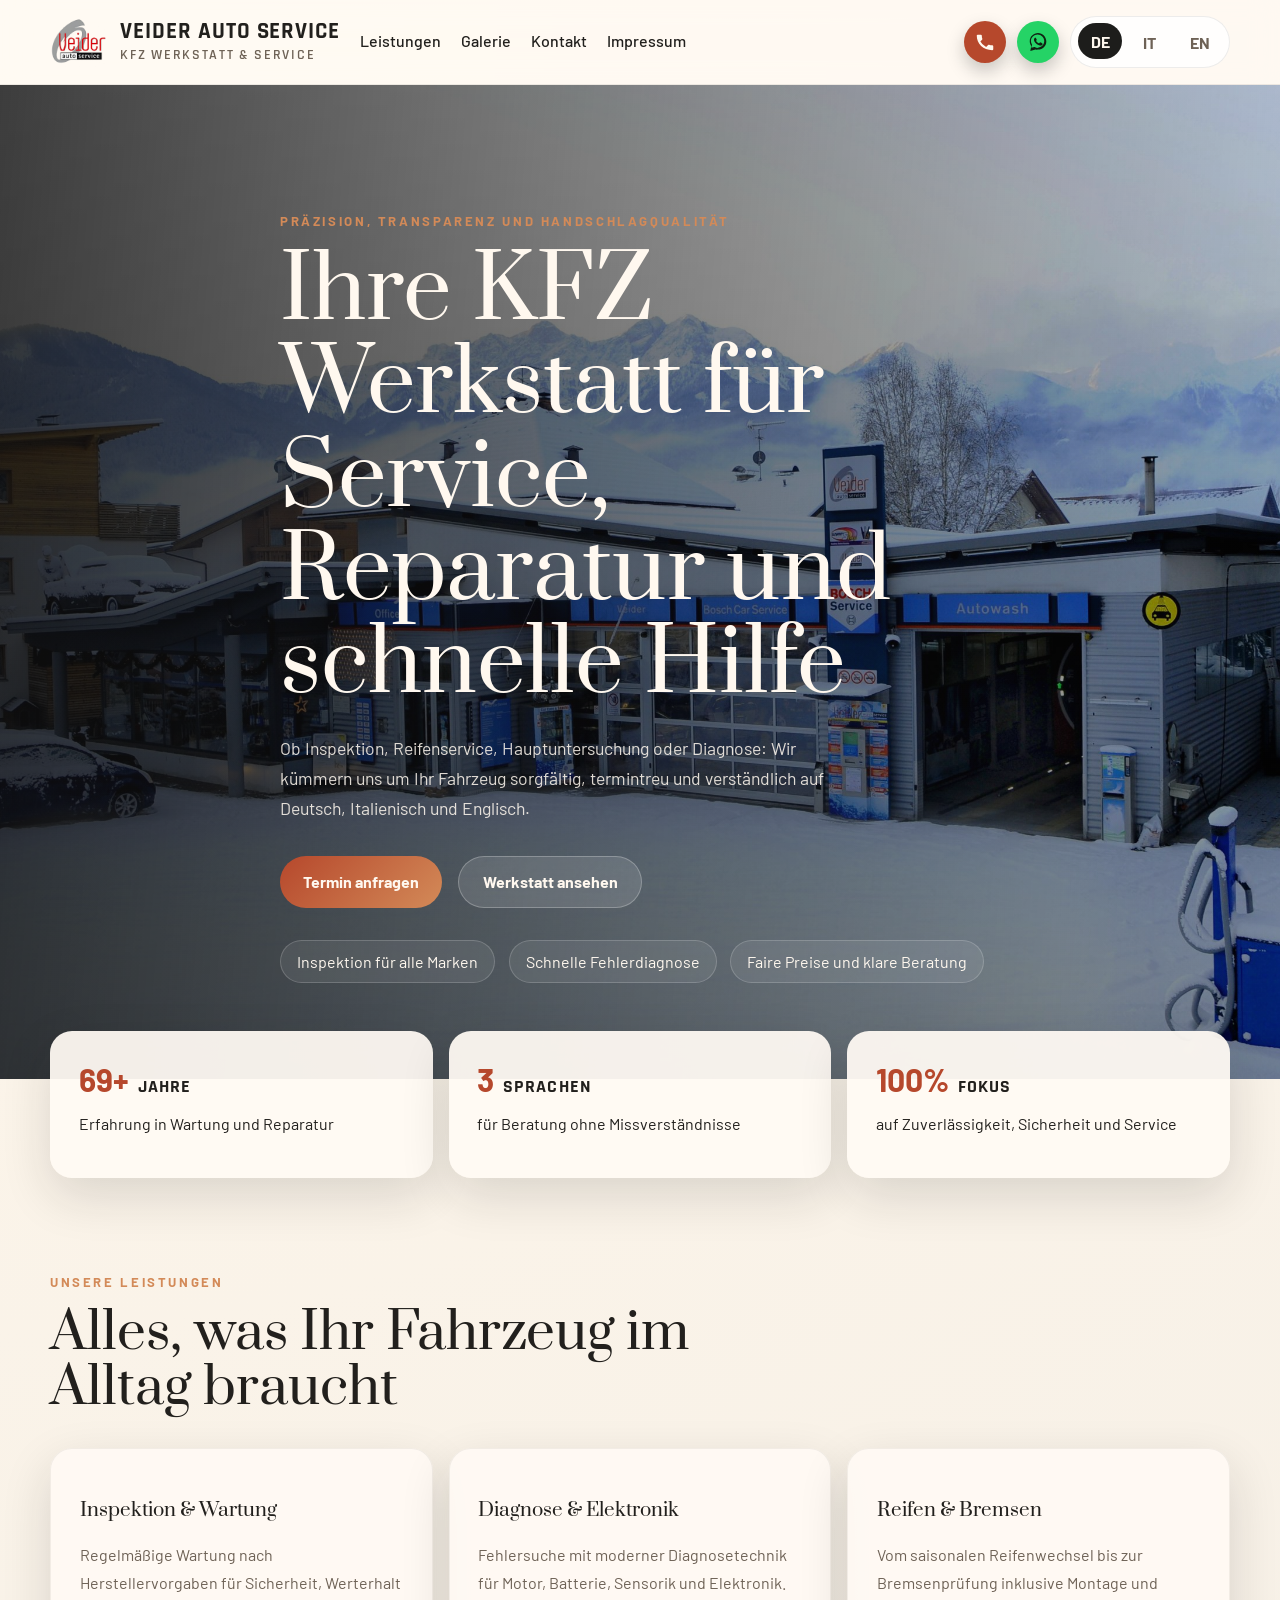
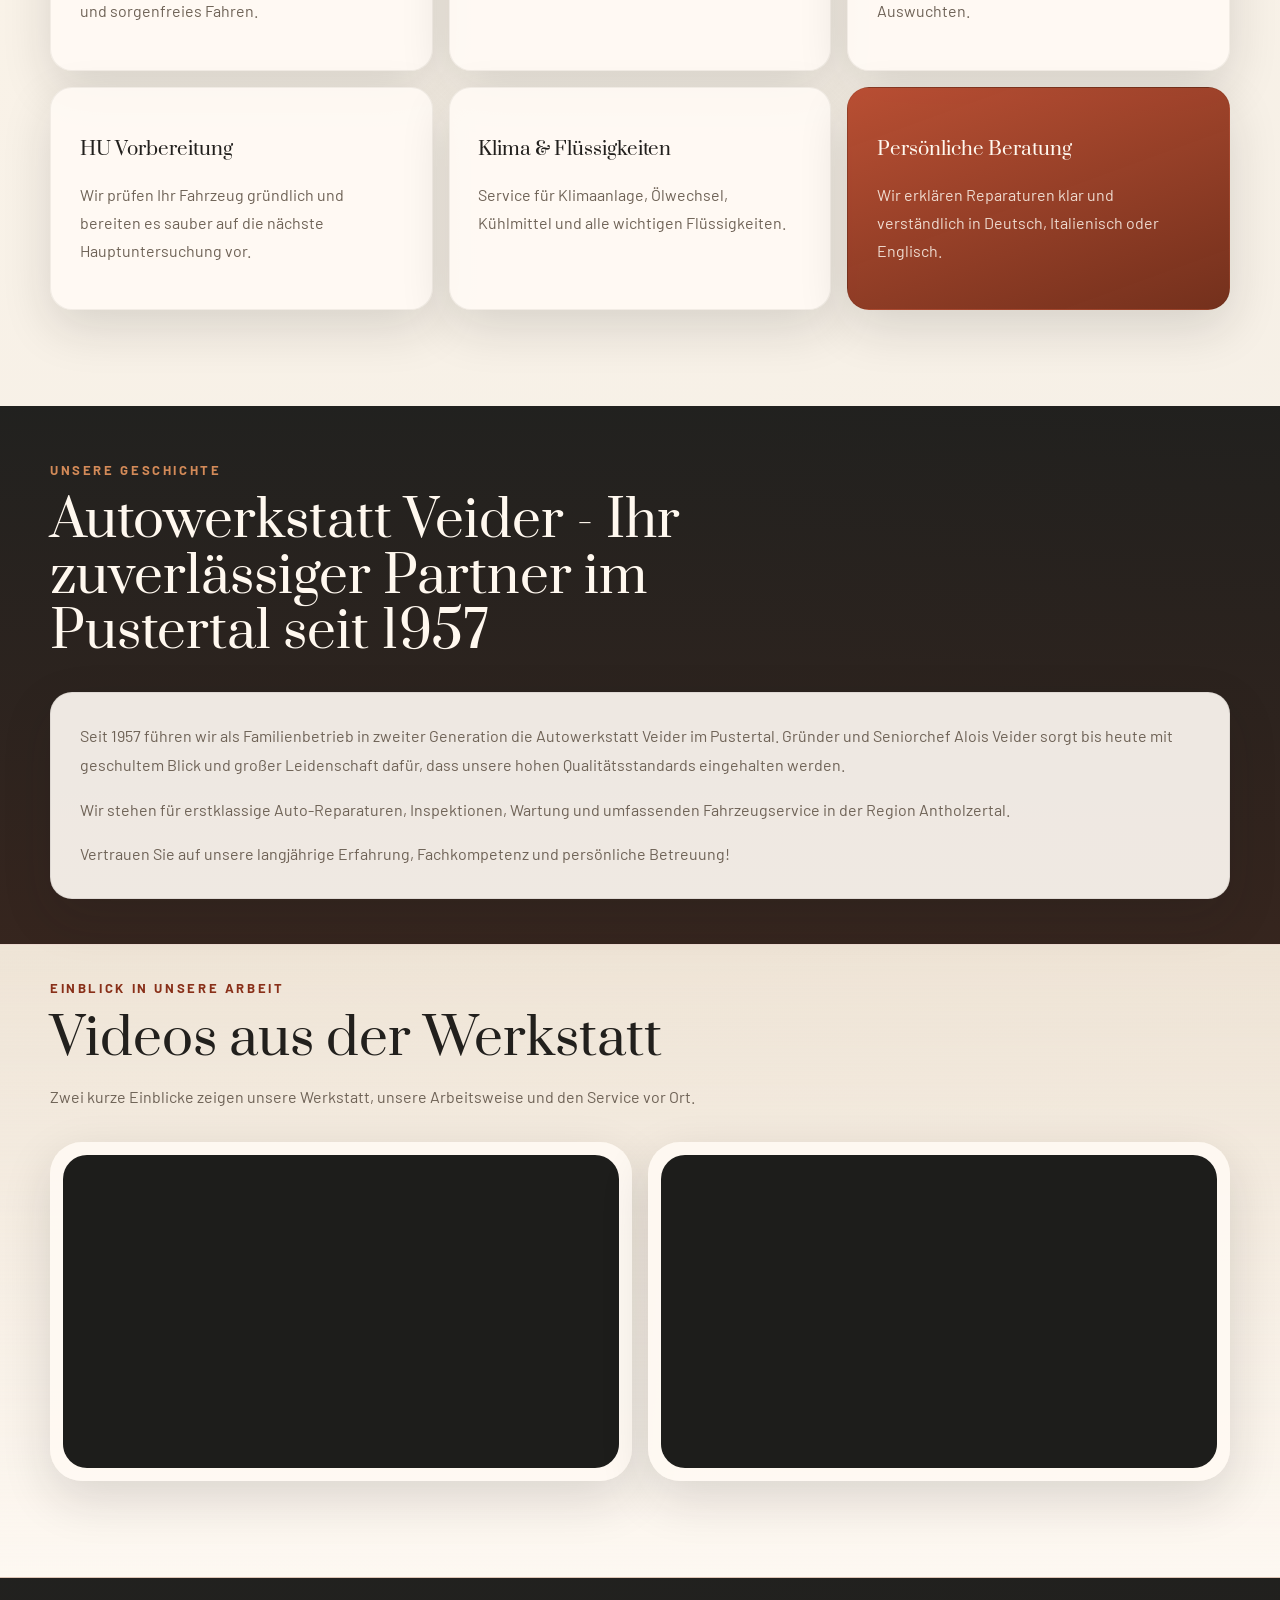
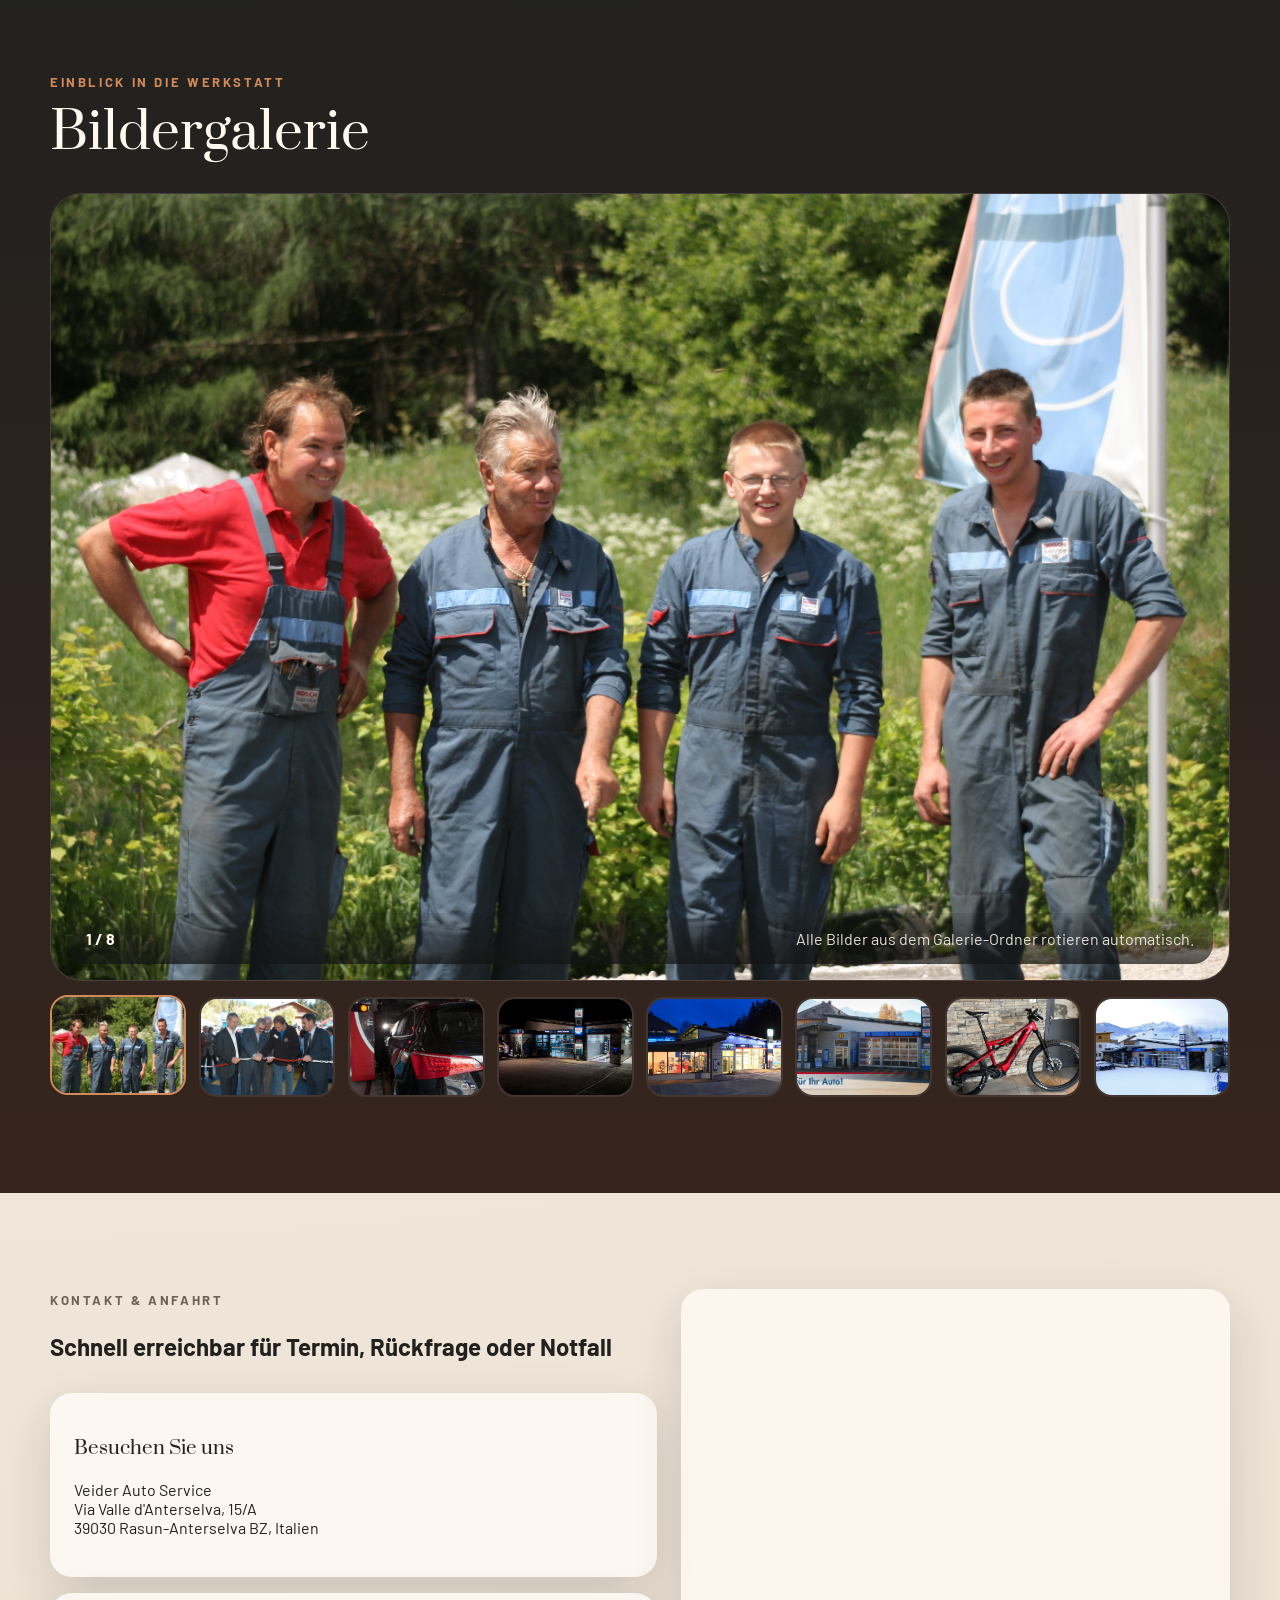
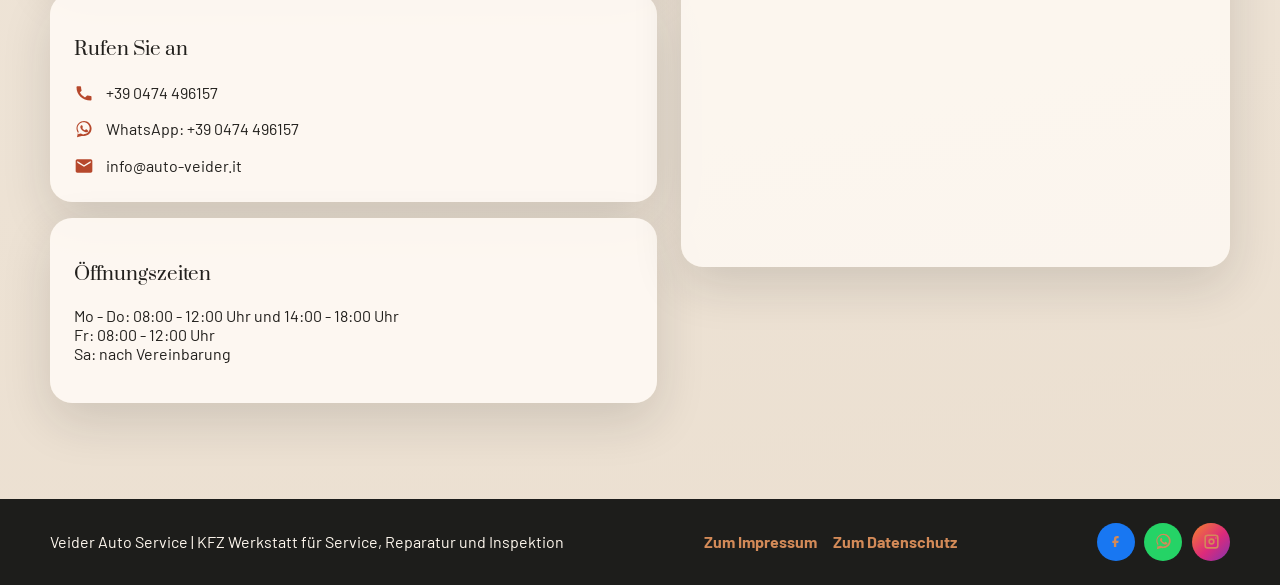
<file: index.html>
<!DOCTYPE html>
<html lang="de">
<head>
    <meta charset="UTF-8">
    <meta name="viewport" content="width=device-width, initial-scale=1.0">
    <title>Auto Service Veider</title>
    <meta name="description" content="Auto Veider: KFZ Werkstatt in Rasun-Anterselva / Bruneck. Reparationen, Inspektion, Reifenservice, Getriebespülung, Diagnose. Mechaniker in der Nähe mit deutschem, italienischem und englischem Service.">
    <meta name="keywords" content="auto veider, KFZ werkstatt rasun-anterselva, autoersatzteile, getriebespülung, kfz werkstatt in der nähe, meccanico brunico, mechaniclker bruneck, schneeketten, auto reparatur, fahrzeugwartung">
    <meta name="robots" content="index, follow">
    <meta name="author" content="Veider Auto Service">
    <meta name="theme-color" content="#b6482c">
    <meta property="og:title" content="Auto Veider | KFZ Werkstatt Rasun-Anterselva - Reparatur & Service">
    <meta property="og:description" content="Professionelle Auto-Reparaturen, Inspektion, Reifenservice und Diagnose in Rasun-Anterselva. Mechaniker in der Nähe, persönliche Beratung.">
    <meta property="og:type" content="website">
    <meta property="og:locale" content="de_IT">
    <meta property="og:site_name" content="Veider Auto Service">
    <meta property="og:image" content="assets/Titelbild.jpg">
    <meta name="twitter:card" content="summary_large_image">
    <meta name="twitter:title" content="Auto Veider | KFZ Werkstatt Rasun-Anterselva">
    <meta name="twitter:description" content="Kfz Reparatur, Inspektion, Diagnose & Service. Mechaniher in Rasun-Anterselva / Brunico. Jetzt anrufen oder WhatsApp schreiben.">
    <link rel="icon" type="image/png" sizes="32x32" href="assets/favicon-wide.png?v=5">
    <link rel="shortcut icon" href="assets/favicon-wide.png?v=5">
    <link rel="preconnect" href="https://fonts.googleapis.com">
    <link rel="preconnect" href="https://fonts.gstatic.com" crossorigin>
    <link href="https://fonts.googleapis.com/css2?family=Barlow:wght@400;500;600;700&family=Prata&family=Rajdhani:wght@500;600;700&display=swap" rel="stylesheet">
    <link rel="stylesheet" href="styles.css">
    <link rel="canonical" href="https://www.auto-veider.it/index.html">
    <link rel="alternate" hreflang="de" href="https://www.auto-veider.it/index.html">
    <link rel="alternate" hreflang="it" href="https://www.auto-veider.it/index-it.html">
    <link rel="alternate" hreflang="en" href="https://www.auto-veider.it/index.html">
    <link rel="alternate" hreflang="x-default" href="https://www.auto-veider.it/index.html">
    <script type="application/ld+json">
        {
            "@context": "https://schema.org",
            "@type": "AutoRepair",
            "name": "Veider Auto Service",
            "image": "assets/Titelbild.jpg",
            "telephone": "+39 0474 496157",
            "email": "info@auto-veider.it",
            "url": "index.html",
            "address": {
                "@type": "PostalAddress",
                "streetAddress": "Via Valle d'Anterselva, 15/A",
                "postalCode": "39030",
                "addressLocality": "Rasun-Anterselva BZ",
                "addressCountry": "IT"
            },
            "areaServed": {
                "@type": "City",
                "name": "Rasun-Anterselva"
            },
            "priceRange": "€€",
            "sameAs": [
                "https://www.facebook.com/AutoVeider",
                "https://www.instagram.com/autoveider/"
            ],
            "openingHoursSpecification": [
                {
                    "@type": "OpeningHoursSpecification",
                    "dayOfWeek": ["Monday", "Tuesday", "Wednesday", "Thursday"],
                    "opens": "08:00",
                    "closes": "12:00"
                },
                {
                    "@type": "OpeningHoursSpecification",
                    "dayOfWeek": ["Monday", "Tuesday", "Wednesday", "Thursday"],
                    "opens": "14:00",
                    "closes": "18:00"
                },
                {
                    "@type": "OpeningHoursSpecification",
                    "dayOfWeek": "Friday",
                    "opens": "08:00",
                    "closes": "12:00"
                }
            ]
        }
    </script>
    <script type="application/ld+json">
    {
        "@context": "https://schema.org",
        "@type": "BreadcrumbList",
        "itemListElement": [
            {
                "@type": "ListItem",
                "position": 1,
                "name": "Startseite",
                "item": "https://www.auto-veider.it/index.html"
            },
            {
                "@type": "ListItem",
                "position": 2,
                "name": "Leistungen",
                "item": "https://www.auto-veider.it/index.html#leistungen"
            },
            {
                "@type": "ListItem",
                "position": 3,
                "name": "Kontakt",
                "item": "https://www.auto-veider.it/index.html#kontakt"
            }
        ]
    }
    </script>
</head>
<body>
    <header class="site-header">
        <div class="container nav-shell">
            <a class="brand" href="#top" aria-label="Startseite">
                <span class="brand-mark">
                    <img src="assets/logo.png" alt="Veider Auto Service Logo">
                </span>
                <span class="brand-copy">
                    <strong>Veider Auto Service</strong>
                    <span data-i18n="brandTagline">KFZ Werkstatt & Service</span>
                </span>
            </a>

            <nav class="main-nav" aria-label="Hauptnavigation">
                <a href="#leistungen" data-i18n="navServices">Leistungen</a>
                <a href="#galerie" data-i18n="navGallery">Galerie</a>
                <a href="#kontakt" data-i18n="navContact">Kontakt</a>
                <a href="impressum.html" data-i18n="navImprint">Impressum</a>
            </nav>

            <div class="nav-actions">
                <a
                    class="header-phone"
                    href="tel:+390474496157"
                    rel="noopener noreferrer"
                    aria-label="Telefon: +39 0474 496157">
                    <svg viewBox="0 0 24 24" aria-hidden="true" focusable="false">
                        <path d="M6.62 10.79a15.46 15.46 0 0 0 6.59 6.59l2.2-2.2c.27-.27.67-.36 1.02-.24 1.12.37 2.33.57 3.57.57.56 0 1 .44 1 1V20c0 .56-.44 1-1 1C10.07 21 3 13.93 3 5c0-.56.44-1 1-1h3.5c.56 0 1 .44 1 1 0 1.25.2 2.45.57 3.57.11.35.03.74-.25 1.02l-2.2 2.2z"/>
                    </svg>
                </a>
                <a
                    class="header-whatsapp"
                    href="https://wa.me/390474496157"
                    target="_blank"
                    rel="noopener noreferrer"
                    data-i18n-aria="whatsappAria"
                    aria-label="WhatsApp Chat starten">
                    <svg viewBox="0 0 32 32" aria-hidden="true" focusable="false">
                        <path d="M16.05 3C9.4 3 4 8.3 4 14.85c0 2.6.85 5 2.3 6.95L4.8 29l7.45-1.95A12.2 12.2 0 0 0 16.05 27c6.65 0 12.05-5.3 12.05-11.85S22.7 3 16.05 3zm0 21.7a9.8 9.8 0 0 1-5-1.35l-.35-.2-4.4 1.15 1.15-4.25-.25-.4a9.5 9.5 0 0 1-1.5-4.95c0-5.25 4.35-9.55 9.7-9.55s9.7 4.3 9.7 9.55-4.35 9.55-9.7 9.55zm5.3-7.2c-.3-.15-1.75-.85-2-1-.25-.1-.45-.15-.65.15-.2.25-.75.95-.95 1.15-.15.2-.35.2-.6.1-.3-.15-1.2-.45-2.3-1.45-.85-.75-1.45-1.65-1.6-1.9-.15-.25 0-.4.1-.55.15-.15.3-.35.45-.5.15-.2.2-.3.3-.5.1-.15.05-.35 0-.5-.1-.15-.65-1.5-.9-2.1-.2-.55-.45-.45-.65-.45h-.55c-.2 0-.5.1-.8.4-.25.3-1.05 1-1.05 2.5s1.1 2.9 1.25 3.1c.15.2 2.1 3.3 5.25 4.5.75.35 1.35.55 1.8.7.75.25 1.45.2 2 .1.6-.1 1.75-.7 2-1.35.25-.65.25-1.2.2-1.35-.1-.15-.25-.2-.55-.35z"/>
                    </svg>
                </a>

                <div class="language-switcher" aria-label="Sprachauswahl">
                    <button type="button" class="lang-btn is-active" data-lang="de">DE</button>
                    <button type="button" class="lang-btn" data-lang="it">IT</button>
                    <button type="button" class="lang-btn" data-lang="en">EN</button>
                </div>
            </div>
        </div>
    </header>

    <main id="top">
        <section class="hero">
            <div class="hero-media">
                <img src="assets/Home_winter.jpg" alt="Werkstattbanner mit Fahrzeug und Hebebuehne" loading="lazy">
            </div>
            <div class="hero-overlay"></div>
            <div class="container hero-content">
                <p class="eyebrow" data-i18n="heroEyebrow">Präzision, Transparenz und Handschlagqualität</p>
                <h1 data-i18n="heroTitle">Ihre KFZ Werkstatt für Service, Reparatur und schnelle Hilfe</h1>
                <p class="hero-text" data-i18n="heroText">Ob Inspektion, Reifenservice, Hauptuntersuchung oder Diagnose: Wir kümmern uns um Ihr Fahrzeug sorgfältig, termintreu und verständlich auf Deutsch, Italienisch und Englisch.</p>
                <div class="hero-actions">
                    <a class="button button-primary" href="#kontakt" data-i18n="heroPrimary">Termin anfragen</a>
                    <a class="button button-secondary" href="#galerie" data-i18n="heroSecondary">Werkstatt ansehen</a>
                </div>
                <ul class="hero-points">
                    <li data-i18n="heroPoint1">Inspektion für alle Marken</li>
                    <li data-i18n="heroPoint2">Schnelle Fehlerdiagnose</li>
                    <li data-i18n="heroPoint3">Faire Preise und klare Beratung</li>
                </ul>
            </div>
        </section>

        <section class="intro-strip">
            <div class="container intro-grid">
                <article>
                    <div class="intro-head">
                        <span class="intro-number">69+</span>
                        <span class="intro-label" data-i18n="statYearsLead">Jahre</span>
                    </div>
                    <p data-i18n="statYears">Erfahrung in Wartung und Reparatur</p>
                </article>
                <article>
                    <div class="intro-head">
                        <span class="intro-number">3</span>
                        <span class="intro-label" data-i18n="statLanguagesLead">Sprachen</span>
                    </div>
                    <p data-i18n="statLanguages">für Beratung ohne Missverständnisse</p>
                </article>
                <article>
                    <div class="intro-head">
                        <span class="intro-number">100%</span>
                        <span class="intro-label" data-i18n="statFocusLead">Fokus</span>
                    </div>
                    <p data-i18n="statFocus">auf Zuverlässigkeit, Sicherheit und Service</p>
                </article>
            </div>
        </section>

        <section class="section section-light" id="leistungen">
            <div class="container">
                <div class="section-heading">
                    <p class="eyebrow" data-i18n="servicesEyebrow">Unsere Leistungen</p>
                    <h2 data-i18n="servicesTitle">Alles, was Ihr Fahrzeug im Alltag braucht</h2>
                </div>

                <div class="services-grid">
                    <article class="service-card">
                        <h3 data-i18n="service1Title">Inspektion & Wartung</h3>
                        <p data-i18n="service1Text">Regelmäßige Wartung nach Herstellervorgaben für Sicherheit, Werterhalt und sorgenfreies Fahren.</p>
                    </article>
                    <article class="service-card">
                        <h3 data-i18n="service2Title">Diagnose & Elektronik</h3>
                        <p data-i18n="service2Text">Fehlersuche mit moderner Diagnosetechnik für Motor, Batterie, Sensorik und Elektronik.</p>
                    </article>
                    <article class="service-card">
                        <h3 data-i18n="service3Title">Reifen & Bremsen</h3>
                        <p data-i18n="service3Text">Vom saisonalen Reifenwechsel bis zur Bremsenprüfung inklusive Montage und Auswuchten.</p>
                    </article>
                    <article class="service-card">
                        <h3 data-i18n="service4Title">HU Vorbereitung</h3>
                        <p data-i18n="service4Text">Wir prüfen Ihr Fahrzeug gründlich und bereiten es sauber auf die nächste Hauptuntersuchung vor.</p>
                    </article>
                    <article class="service-card">
                        <h3 data-i18n="service5Title">Klima & Flüssigkeiten</h3>
                        <p data-i18n="service5Text">Service für Klimaanlage, Ölwechsel, Kühlmittel und alle wichtigen Flüssigkeiten.</p>
                    </article>
                    <article class="service-card accent-card">
                        <h3 data-i18n="service6Title">Persönliche Beratung</h3>
                        <p data-i18n="service6Text">Wir erklären Reparaturen klar und verständlich in Deutsch, Italienisch oder Englisch.</p>
                    </article>
                </div>
            </div>
        </section>

        <section class="section section-dark history-section" id="geschichte">
            <div class="container">
                <div class="section-heading">
                    <p class="eyebrow" data-i18n="historyEyebrow">Unsere Geschichte</p>
                    <h2 data-i18n="historyTitle">Autowerkstatt Veider - Ihr zuverlaessiger Partner im Pustertal seit 1957</h2>
                </div>

                <div class="history-card">
                    <p data-i18n="historyText1">Seit 1957 fuehren wir als Familienbetrieb in zweiter Generation die Autowerkstatt Veider im Pustertal. Gruender und Seniorchef Alois Veider sorgt bis heute mit geschultem Blick und grosser Leidenschaft dafuer, dass unsere hohen Qualitaetsstandards eingehalten werden.</p>
                    <p data-i18n="historyText2">Wir stehen fuer erstklassige Auto-Reparaturen, Inspektionen, Wartung und umfassenden Fahrzeugservice in der Region Antholzertal.</p>
                    <p data-i18n="historyText3">Vertrauen Sie auf unsere langjaehrige Erfahrung, Fachkompetenz und persoenliche Betreuung.</p>
                </div>
            </div>
        </section>

        <section class="section section-light video-section" id="videos">
            <div class="container">
                <div class="section-heading">
                    <p class="eyebrow" data-i18n="videosEyebrow">Einblick in unsere Arbeit</p>
                    <h2 data-i18n="videosTitle">Videos aus der Werkstatt</h2>
                    <p class="section-copy" data-i18n="videosText">Zwei kurze Einblicke zeigen unsere Werkstatt, unsere Arbeitsweise und den Service vor Ort.</p>
                </div>

                <div class="video-grid">
                    <article class="video-card">
                        <div class="video-frame">
                            <iframe
                                src="https://www.youtube-nocookie.com/embed/FaHUGGHGBMU?rel=0&modestbranding=1&playsinline=1"
                                title="YouTube Video 1"
                                loading="lazy"
                                allow="accelerometer; autoplay; clipboard-write; encrypted-media; gyroscope; picture-in-picture; web-share"
                                referrerpolicy="origin-when-cross-origin"
                                allowfullscreen>
                            </iframe>
                        </div>
                    </article>

                    <article class="video-card">
                        <div class="video-frame">
                            <iframe
                                src="https://www.youtube-nocookie.com/embed/YTAsU_73kMw?rel=0&modestbranding=1&playsinline=1"
                                title="YouTube Video 2"
                                loading="lazy"
                                allow="accelerometer; autoplay; clipboard-write; encrypted-media; gyroscope; picture-in-picture; web-share"
                                referrerpolicy="origin-when-cross-origin"
                                allowfullscreen>
                            </iframe>
                        </div>
                    </article>
                </div>
            </div>
        </section>

        <section class="section section-dark gallery-section" id="galerie">
            <div class="container">
                <div class="section-heading">
                    <p class="eyebrow" data-i18n="galleryEyebrow">Einblick in die Werkstatt</p>
                    <h2 data-i18n="galleryTitle">Bildergalerie</h2>
                </div>

                <div class="gallery-rotator" aria-label="Werkstattgalerie">
                    <div class="gallery-stage">
                        <img class="gallery-stage-image" src="assets/gallery/gallery-engine.svg" alt="Werkstattgalerie Bild 1">
                        <div class="gallery-stage-overlay">
                            <p class="gallery-stage-count">1 / 5</p>
                            <p class="gallery-stage-caption" data-i18n="galleryRotatorNote">Alle Bilder aus dem Galerie-Ordner rotieren automatisch.</p>
                        </div>
                    </div>
                    <div class="gallery-thumbs" aria-label="Galerievorschau"></div>
                </div>
            </div>
        </section>

        <section class="section section-light" id="kontakt">
            <div class="container contact-grid">
                <div class="contact-copy">
                    <p class="eyebrow" data-i18n="contactEyebrow">Kontakt & Anfahrt</p>
                    <h2 data-i18n="contactTitle">Schnell erreichbar für Termin, Rückfrage oder Notfall</h2>

                    <div class="contact-cards">
                        <article>
                            <h3 data-i18n="contactVisitTitle">Besuchen Sie uns</h3>
                            <p>
                                <a href="https://maps.app.goo.gl/RFXGXdkEH1J8qnbF8" target="_blank" rel="noopener noreferrer">
                                    Veider Auto Service<br>Via Valle d'Anterselva, 15/A<br>39030 Rasun-Anterselva BZ, Italien
                                </a>
                            </p>
                        </article>
                        <article>
                            <h3 data-i18n="contactCallTitle">Rufen Sie an</h3>
                            <div class="contact-methods">
                                <a class="contact-method" href="tel:+390474496157">
                                    <svg viewBox="0 0 24 24" aria-hidden="true" focusable="false">
                                        <path d="M6.62 10.79a15.46 15.46 0 0 0 6.59 6.59l2.2-2.2c.27-.27.67-.36 1.02-.24 1.12.37 2.33.57 3.57.57.56 0 1 .44 1 1V20c0 .56-.44 1-1 1C10.07 21 3 13.93 3 5c0-.56.44-1 1-1h3.5c.56 0 1 .44 1 1 0 1.25.2 2.45.57 3.57.11.35.03.74-.25 1.02l-2.2 2.2z"/>
                                    </svg>
                                    <span>+39 0474 496157</span>
                                </a>
                                <a class="contact-method" href="mailto:info@auto-veider.it">
                                    <svg viewBox="0 0 32 32" aria-hidden="true" focusable="false">
                                        <path d="M16.05 3C9.4 3 4 8.3 4 14.85c0 2.6.85 5 2.3 6.95L4.8 29l7.45-1.95A12.2 12.2 0 0 0 16.05 27c6.65 0 12.05-5.3 12.05-11.85S22.7 3 16.05 3zm0 21.7a9.8 9.8 0 0 1-5-1.35l-.35-.2-4.4 1.15 1.15-4.25-.25-.4a9.5 9.5 0 0 1-1.5-4.95c0-5.25 4.35-9.55 9.7-9.55s9.7 4.3 9.7 9.55-4.35 9.55-9.7 9.55zm5.3-7.2c-.3-.15-1.75-.85-2-1-.25-.1-.45-.15-.65.15-.2.25-.75.95-.95 1.15-.15.2-.35.2-.6.1-.3-.15-1.2-.45-2.3-1.45-.85-.75-1.45-1.65-1.6-1.9-.15-.25 0-.4.1-.55.15-.15.3-.35.45-.5.15-.2.2-.3.3-.5.1-.15.05-.35 0-.5-.1-.15-.65-1.5-.9-2.1-.2-.55-.45-.45-.65-.45h-.55c-.2 0-.5.1-.8.4-.25.3-1.05 1-1.05 2.5s1.1 2.9 1.25 3.1c.15.2 2.1 3.3 5.25 4.5.75.35 1.35.55 1.8.7.75.25 1.45.2 2 .1.6-.1 1.75-.7 2-1.35.25-.65.25-1.2.2-1.35-.1-.15-.25-.2-.55-.35z"/>
                                    </svg>
                                    <span>WhatsApp: +39 0474 496157</span>
                                </a>
                                <a class="contact-method" href="mailto:info@auto-veider.it">
                                    <svg viewBox="0 0 24 24" aria-hidden="true" focusable="false">
                                        <path d="M20 4H4c-1.1 0-2 .9-2 2v12c0 1.1.9 2 2 2h16c1.1 0 2-.9 2-2V6c0-1.1-.9-2-2-2zm0 4-8 5-8-5V6l8 5 8-5v2z"/>
                                    </svg>
                                    <span>info@auto-veider.it</span>
                                </a>
                            </div>
                        </article>
                        <article>
                            <h3 data-i18n="contactHoursTitle">Öffnungszeiten</h3>
                            <p data-i18n="contactHoursValue">Mo - Do: 08:00 - 12:00 Uhr und 14:00 - 18:00 Uhr<br>Fr: 08:00 - 12:00 Uhr<br>Sa: nach Vereinbarung</p>
                        </article>
                    </div>
                </div>

                <div class="map-card">
                    <iframe
                        title="Google Maps Karte zur Werkstatt"
                        src="https://www.google.com/maps/embed?pb=!1m18!1m12!1m3!1d558.0634383672467!2d12.04363788580886!3d46.77675500868547!2m3!1f0!2f0!3f0!3m2!1i1024!2i768!4f13.1!3m3!1m2!1s0x47782717605424cd%3A0x52e1c77eaaa0fc33!2sBosch%20Car%20Service%20-%20Auto%20Veider!5e0!3m2!1sde!2sat!4v1774857516863!5m2!1sde!2sat"
                        loading="lazy"
                        referrerpolicy="no-referrer-when-downgrade"
                        allowfullscreen>
                    </iframe>
                </div>
            </div>
        </section>
    </main>

    <footer class="site-footer">
        <div class="container footer-shell">
            <p data-i18n="footerCopy">Veider Auto Service | KFZ Werkstatt für Service, Reparatur und Inspektion</p>
            <div class="footer-links">
                <a href="impressum.html" data-i18n="footerImprint">Zum Impressum</a>
                <a href="datenschutz.html" data-i18n="footerPrivacy">Zum Datenschutz</a>
            </div>
            <div class="footer-social" aria-label="Social Media Links">
                <a class="social-link social-facebook" href="https://www.facebook.com/AutoVeider" target="_blank" rel="noopener noreferrer" aria-label="Facebook">
                    <svg viewBox="0 0 24 24" aria-hidden="true" focusable="false">
                        <path d="M14.5 8H16V5h-2c-2.5 0-4 1.5-4 4v2H8v3h2v5h3v-5h2.5l.5-3H13V9.5c0-1 .4-1.5 1.5-1.5z"/>
                    </svg>
                </a>
                <a class="social-link social-whatsapp" href="https://wa.me/390474496157" target="_blank" rel="noopener noreferrer" aria-label="WhatsApp">
                    <svg viewBox="0 0 32 32" aria-hidden="true" focusable="false">
                        <path d="M16.05 3C9.4 3 4 8.3 4 14.85c0 2.6.85 5 2.3 6.95L4.8 29l7.45-1.95A12.2 12.2 0 0 0 16.05 27c6.65 0 12.05-5.3 12.05-11.85S22.7 3 16.05 3zm0 21.7a9.8 9.8 0 0 1-5-1.35l-.35-.2-4.4 1.15 1.15-4.25-.25-.4a9.5 9.5 0 0 1-1.5-4.95c0-5.25 4.35-9.55 9.7-9.55s9.7 4.3 9.7 9.55-4.35 9.55-9.7 9.55zm5.3-7.2c-.3-.15-1.75-.85-2-1-.25-.1-.45-.15-.65.15-.2.25-.75.95-.95 1.15-.15.2-.35.2-.6.1-.3-.15-1.2-.45-2.3-1.45-.85-.75-1.45-1.65-1.6-1.9-.15-.25 0-.4.1-.55.15-.15.3-.35.45-.5.15-.2.2-.3.3-.5.1-.15.05-.35 0-.5-.1-.15-.65-1.5-.9-2.1-.2-.55-.45-.45-.65-.45h-.55c-.2 0-.5.1-.8.4-.25.3-1.05 1-1.05 2.5s1.1 2.9 1.25 3.1c.15.2 2.1 3.3 5.25 4.5.75.35 1.35.55 1.8.7.75.25 1.45.2 2 .1.6-.1 1.75-.7 2-1.35.25-.65.25-1.2.2-1.35-.1-.15-.25-.2-.55-.35z"/>
                    </svg>
                </a>
                <a class="social-link social-instagram" href="https://www.instagram.com/autoveider/" target="_blank" rel="noopener noreferrer" aria-label="Instagram">
                    <svg viewBox="0 0 24 24" aria-hidden="true" focusable="false">
                        <path d="M7 3h10a4 4 0 0 1 4 4v10a4 4 0 0 1-4 4H7a4 4 0 0 1-4-4V7a4 4 0 0 1 4-4zm0 2a2 2 0 0 0-2 2v10a2 2 0 0 0 2 2h10a2 2 0 0 0 2-2V7a2 2 0 0 0-2-2H7zm10.5 1.5a1 1 0 1 1 0 2 1 1 0 0 1 0-2zM12 8a4 4 0 1 1 0 8 4 4 0 0 1 0-8zm0 2a2 2 0 1 0 0 4 2 2 0 0 0 0-4z"/>
                    </svg>
                </a>
            </div>
        </div>
    </footer>

    <script src="script.js"></script>
</body>
</html>
</file>
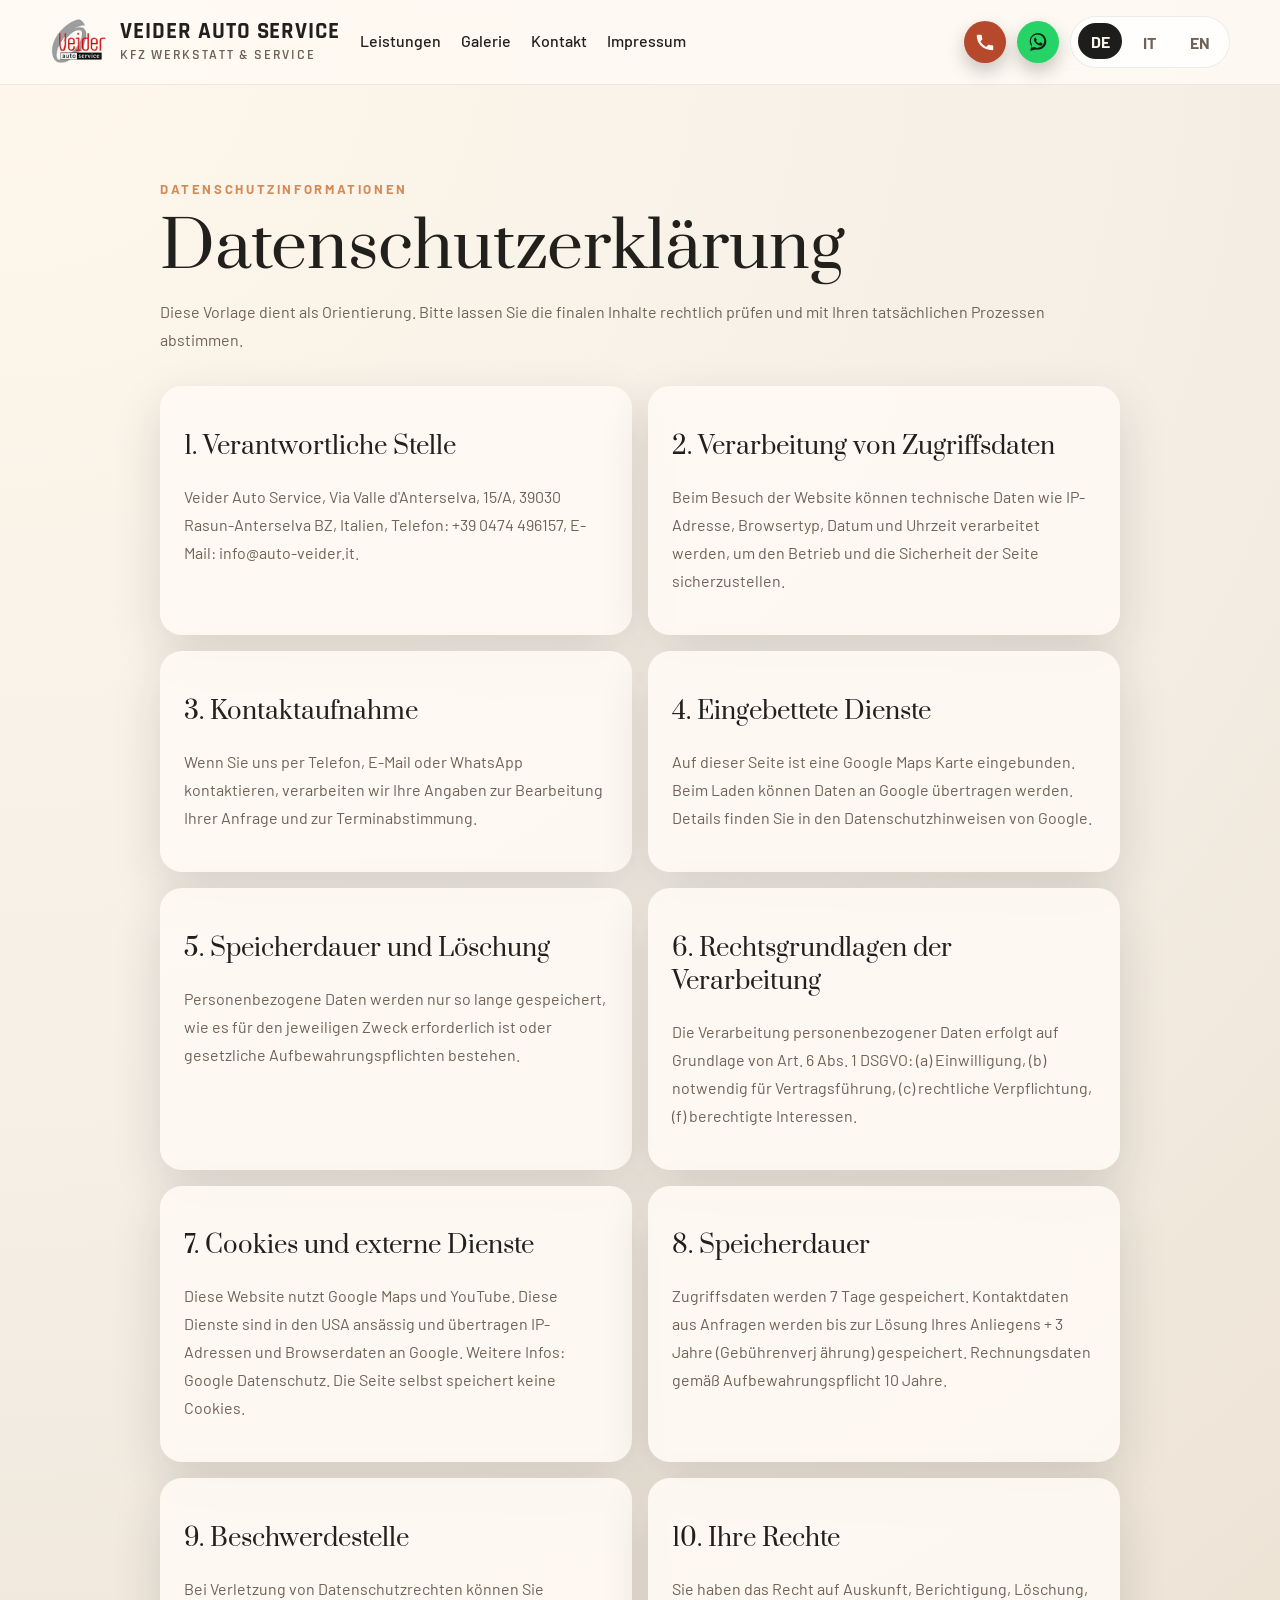
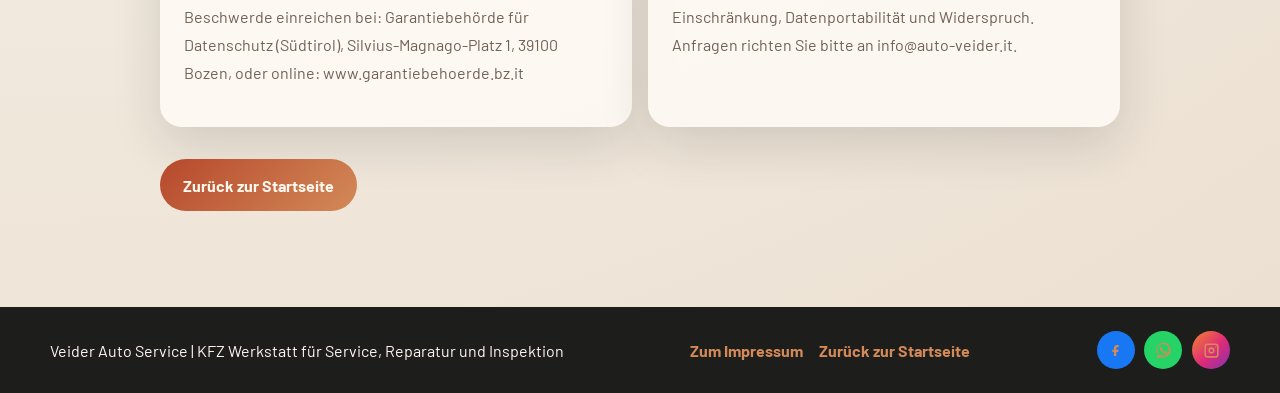
<file: datenschutz.html>
<!DOCTYPE html>
<html lang="de">
<head>
    <meta charset="UTF-8">
    <meta name="viewport" content="width=device-width, initial-scale=1.0">
    <title>Datenschutz | Veider Auto Service</title>
    <meta name="description" content="Datenschutzhinweise von Veider Auto Service zur Verarbeitung personenbezogener Daten und zu eingebetteten Diensten.">
    <meta name="robots" content="noindex, follow">
    <meta name="author" content="Veider Auto Service">
    <meta name="theme-color" content="#b6482c">
    <link rel="icon" type="image/png" sizes="32x32" href="assets/favicon-wide.png?v=5">
    <link rel="shortcut icon" href="assets/favicon-wide.png?v=5">
    <link rel="preconnect" href="https://fonts.googleapis.com">
    <link rel="preconnect" href="https://fonts.gstatic.com" crossorigin>
    <link href="https://fonts.googleapis.com/css2?family=Barlow:wght@400;500;600;700&family=Prata&family=Rajdhani:wght@500;600;700&display=swap" rel="stylesheet">
    <link rel="stylesheet" href="styles.css">
    <link rel="canonical" href="https://www.auto-veider.it/datenschutz.html">
    <link rel="alternate" hreflang="de" href="https://www.auto-veider.it/datenschutz.html">
    <link rel="alternate" hreflang="it" href="https://www.auto-veider.it/datenschutz.html">
    <link rel="alternate" hreflang="en" href="https://www.auto-veider.it/datenschutz.html">
</head>
<body class="imprint-page">
    <header class="site-header site-header-static">
        <div class="container nav-shell">
            <a class="brand" href="index.html" aria-label="Startseite">
                <span class="brand-mark">
                    <img src="assets/logo.png" alt="Veider Auto Service Logo">
                </span>
                <span class="brand-copy">
                    <strong>Veider Auto Service</strong>
                    <span data-i18n="brandTagline">KFZ Werkstatt & Service</span>
                </span>
            </a>

            <nav class="main-nav" aria-label="Hauptnavigation">
                <a href="index.html#leistungen" data-i18n="navServices">Leistungen</a>
                <a href="index.html#galerie" data-i18n="navGallery">Galerie</a>
                <a href="index.html#kontakt" data-i18n="navContact">Kontakt</a>
                <a href="impressum.html" data-i18n="navImprint">Impressum</a>
            </nav>

            <div class="nav-actions">
                <a
                    class="header-phone"
                    href="tel:+390474496157"
                    rel="noopener noreferrer"
                    aria-label="Telefon: +39 0474 496157">
                    <svg viewBox="0 0 24 24" aria-hidden="true" focusable="false">
                        <path d="M6.62 10.79a15.46 15.46 0 0 0 6.59 6.59l2.2-2.2c.27-.27.67-.36 1.02-.24 1.12.37 2.33.57 3.57.57.56 0 1 .44 1 1V20c0 .56-.44 1-1 1C10.07 21 3 13.93 3 5c0-.56.44-1 1-1h3.5c.56 0 1 .44 1 1 0 1.25.2 2.45.57 3.57.11.35.03.74-.25 1.02l-2.2 2.2z"/>
                    </svg>
                </a>
                <a
                    class="header-whatsapp"
                    href="https://wa.me/390474496157"
                    target="_blank"
                    rel="noopener noreferrer"
                    data-i18n-aria="whatsappAria"
                    aria-label="WhatsApp Chat starten">
                    <svg viewBox="0 0 32 32" aria-hidden="true" focusable="false">
                        <path d="M16.05 3C9.4 3 4 8.3 4 14.85c0 2.6.85 5 2.3 6.95L4.8 29l7.45-1.95A12.2 12.2 0 0 0 16.05 27c6.65 0 12.05-5.3 12.05-11.85S22.7 3 16.05 3zm0 21.7a9.8 9.8 0 0 1-5-1.35l-.35-.2-4.4 1.15 1.15-4.25-.25-.4a9.5 9.5 0 0 1-1.5-4.95c0-5.25 4.35-9.55 9.7-9.55s9.7 4.3 9.7 9.55-4.35 9.55-9.7 9.55zm5.3-7.2c-.3-.15-1.75-.85-2-1-.25-.1-.45-.15-.65.15-.2.25-.75.95-.95 1.15-.15.2-.35.2-.6.1-.3-.15-1.2-.45-2.3-1.45-.85-.75-1.45-1.65-1.6-1.9-.15-.25 0-.4.1-.55.15-.15.3-.35.45-.5.15-.2.2-.3.3-.5.1-.15.05-.35 0-.5-.1-.15-.65-1.5-.9-2.1-.2-.55-.45-.45-.65-.45h-.55c-.2 0-.5.1-.8.4-.25.3-1.05 1-1.05 2.5s1.1 2.9 1.25 3.1c.15.2 2.1 3.3 5.25 4.5.75.35 1.35.55 1.8.7.75.25 1.45.2 2 .1.6-.1 1.75-.7 2-1.35.25-.65.25-1.2.2-1.35-.1-.15-.25-.2-.55-.35z"/>
                    </svg>
                </a>

                <div class="language-switcher" aria-label="Sprachauswahl">
                    <button type="button" class="lang-btn is-active" data-lang="de">DE</button>
                    <button type="button" class="lang-btn" data-lang="it">IT</button>
                    <button type="button" class="lang-btn" data-lang="en">EN</button>
                </div>
            </div>
        </div>
    </header>

    <main class="section section-light imprint-main">
        <div class="container imprint-shell">
            <p class="eyebrow" data-i18n="privacyEyebrow">Datenschutzinformationen</p>
            <h1 data-i18n="privacyTitle">Datenschutzerklaerung</h1>
            <p class="imprint-note" data-i18n="privacyIntro">Diese Vorlage dient als Orientierung. Bitte lassen Sie die finalen Inhalte rechtlich pruefen und mit Ihren tatsaechlichen Prozessen abstimmen.</p>

            <div class="imprint-grid">
                <section class="imprint-card">
                    <h2 data-i18n="privacySection1Title">1. Verantwortliche Stelle</h2>
                    <p data-i18n="privacySection1Text">Veider Auto Service, Via Valle d'Anterselva, 15/A, 39030 Rasun-Anterselva BZ, Italien, Telefon: +39 0474 496157, E-Mail: info@auto-veider.it.</p>
                </section>

                <section class="imprint-card">
                    <h2 data-i18n="privacySection2Title">2. Verarbeitung von Zugriffsdaten</h2>
                    <p data-i18n="privacySection2Text">Beim Besuch der Website koennen technische Daten wie IP-Adresse, Browsertyp, Datum und Uhrzeit verarbeitet werden, um den Betrieb und die Sicherheit der Seite sicherzustellen.</p>
                </section>

                <section class="imprint-card">
                    <h2 data-i18n="privacySection3Title">3. Kontaktaufnahme</h2>
                    <p data-i18n="privacySection3Text">Wenn Sie uns per Telefon, E-Mail oder WhatsApp kontaktieren, verarbeiten wir Ihre Angaben zur Bearbeitung Ihrer Anfrage und zur Terminabstimmung.</p>
                </section>

                <section class="imprint-card">
                    <h2 data-i18n="privacySection4Title">4. Eingebettete Dienste</h2>
                    <p data-i18n="privacySection4Text">Auf dieser Seite ist eine Google Maps Karte eingebunden. Beim Laden koennen Daten an Google uebertragen werden. Details finden Sie in den Datenschutzhinweisen von Google.</p>
                </section>

                <section class="imprint-card">
                    <h2 data-i18n="privacySection5Title">5. Speicherdauer und Loeschung</h2>
                    <p data-i18n="privacySection5Text">Personenbezogene Daten werden nur so lange gespeichert, wie es fuer den jeweiligen Zweck erforderlich ist oder gesetzliche Aufbewahrungspflichten bestehen.</p>
                </section>

                <section class="imprint-card">
                    <h2 data-i18n="privacySection6Title">6. Rechtsgrundlagen der Verarbeitung</h2>
                    <p data-i18n="privacySection6Text">Die Verarbeitung personenbezogener Daten erfolgt auf Grundlage von Art. 6 Abs. 1 DSGVO: (a) Einwilligung, (b) notwendig fuer Vertragsfuehrung, (c) rechtliche Verpflichtung, (f) berechtigte Interessen.</p>
                </section>

                <section class="imprint-card">
                    <h2 data-i18n="privacySection7Title">7. Cookies und externe Dienste</h2>
                    <p data-i18n="privacySection7Text">Diese Website nutzt Google Maps und YouTube. Diese Dienste sind in den USA ansaessig und uebertragen IP-Adressen und Browserdaten an Google. Weitere Infos: Google Datenschutz. Die Seite selbst speichert keine Cookies.</p>
                </section>

                <section class="imprint-card">
                    <h2 data-i18n="privacySection8Title">8. Speicherdauer</h2>
                    <p data-i18n="privacySection8Text">Zugriffsdaten werden 7 Tage gespeichert. Kontaktdaten aus Anfragen werden bis zur Loesung Ihres Anliegens + 3 Jahre (Gebuehrenverjaehrung) gespeichert. Rechnungsdaten gemaess Aufbewahrungspflicht 10 Jahre.</p>
                </section>

                <section class="imprint-card">
                    <h2 data-i18n="privacySection9Title">9. Beschwerdestelle</h2>
                    <p data-i18n="privacySection9Text">Bei Verletzung von Datenschutzrechten koennen Sie Beschwerde einreichen bei: Garantiebehoerde fuer Datenschutz (Soedtirol), Silvius-Magnago-Platz 1, 39100 Bozen, oder online: www.garantiebehoerde.bz.it</p>
                </section>

                <section class="imprint-card">
                    <h2 data-i18n="privacySection10Title">10. Ihre Rechte</h2>
                    <p data-i18n="privacySection10Text">Sie haben das Recht auf Auskunft, Berichtigung, Loeschung, Einschraenkung, Datenportabilitaet und Widerspruch. Anfragen richten Sie bitte an info@auto-veider.it.</p>
                </section>
            </div>

            <a class="button button-primary" href="index.html" data-i18n="imprintBack">Zurueck zur Startseite</a>
        </div>
    </main>

    <footer class="site-footer">
        <div class="container footer-shell">
            <p data-i18n="footerCopy">Veider Auto Service | KFZ Werkstatt fuer Service, Reparatur und Inspektion</p>
            <div class="footer-links">
                <a href="impressum.html" data-i18n="footerImprint">Zum Impressum</a>
                <a href="index.html" data-i18n="imprintBack">Zurueck zur Startseite</a>
            </div>
            <div class="footer-social" aria-label="Social Media Links">
                <a class="social-link social-facebook" href="https://www.facebook.com/AutoVeider" target="_blank" rel="noopener noreferrer" aria-label="Facebook">
                    <svg viewBox="0 0 24 24" aria-hidden="true" focusable="false">
                        <path d="M14.5 8H16V5h-2c-2.5 0-4 1.5-4 4v2H8v3h2v5h3v-5h2.5l.5-3H13V9.5c0-1 .4-1.5 1.5-1.5z"/>
                    </svg>
                </a>
                <a class="social-link social-whatsapp" href="https://api.whatsapp.com/send?phone=%2B390474496157" target="_blank" rel="noopener noreferrer" aria-label="WhatsApp">
                    <svg viewBox="0 0 32 32" aria-hidden="true" focusable="false">
                        <path d="M16.05 3C9.4 3 4 8.3 4 14.85c0 2.6.85 5 2.3 6.95L4.8 29l7.45-1.95A12.2 12.2 0 0 0 16.05 27c6.65 0 12.05-5.3 12.05-11.85S22.7 3 16.05 3zm0 21.7a9.8 9.8 0 0 1-5-1.35l-.35-.2-4.4 1.15 1.15-4.25-.25-.4a9.5 9.5 0 0 1-1.5-4.95c0-5.25 4.35-9.55 9.7-9.55s9.7 4.3 9.7 9.55-4.35 9.55-9.7 9.55zm5.3-7.2c-.3-.15-1.75-.85-2-1-.25-.1-.45-.15-.65.15-.2.25-.75.95-.95 1.15-.15.2-.35.2-.6.1-.3-.15-1.2-.45-2.3-1.45-.85-.75-1.45-1.65-1.6-1.9-.15-.25 0-.4.1-.55.15-.15.3-.35.45-.5.15-.2.2-.3.3-.5.1-.15.05-.35 0-.5-.1-.15-.65-1.5-.9-2.1-.2-.55-.45-.45-.65-.45h-.55c-.2 0-.5.1-.8.4-.25.3-1.05 1-1.05 2.5s1.1 2.9 1.25 3.1c.15.2 2.1 3.3 5.25 4.5.75.35 1.35.55 1.8.7.75.25 1.45.2 2 .1.6-.1 1.75-.7 2-1.35.25-.65.25-1.2.2-1.35-.1-.15-.25-.2-.55-.35z"/>
                    </svg>
                </a>
                <a class="social-link social-instagram" href="https://www.instagram.com/autoveider/" target="_blank" rel="noopener noreferrer" aria-label="Instagram">
                    <svg viewBox="0 0 24 24" aria-hidden="true" focusable="false">
                        <path d="M7 3h10a4 4 0 0 1 4 4v10a4 4 0 0 1-4 4H7a4 4 0 0 1-4-4V7a4 4 0 0 1 4-4zm0 2a2 2 0 0 0-2 2v10a2 2 0 0 0 2 2h10a2 2 0 0 0 2-2V7a2 2 0 0 0-2-2H7zm10.5 1.5a1 1 0 1 1 0 2 1 1 0 0 1 0-2zM12 8a4 4 0 1 1 0 8 4 4 0 0 1 0-8zm0 2a2 2 0 1 0 0 4 2 2 0 0 0 0-4z"/>
                    </svg>
                </a>
            </div>
        </div>
    </footer>

    <script src="script.js"></script>
</body>
</html>
</file>
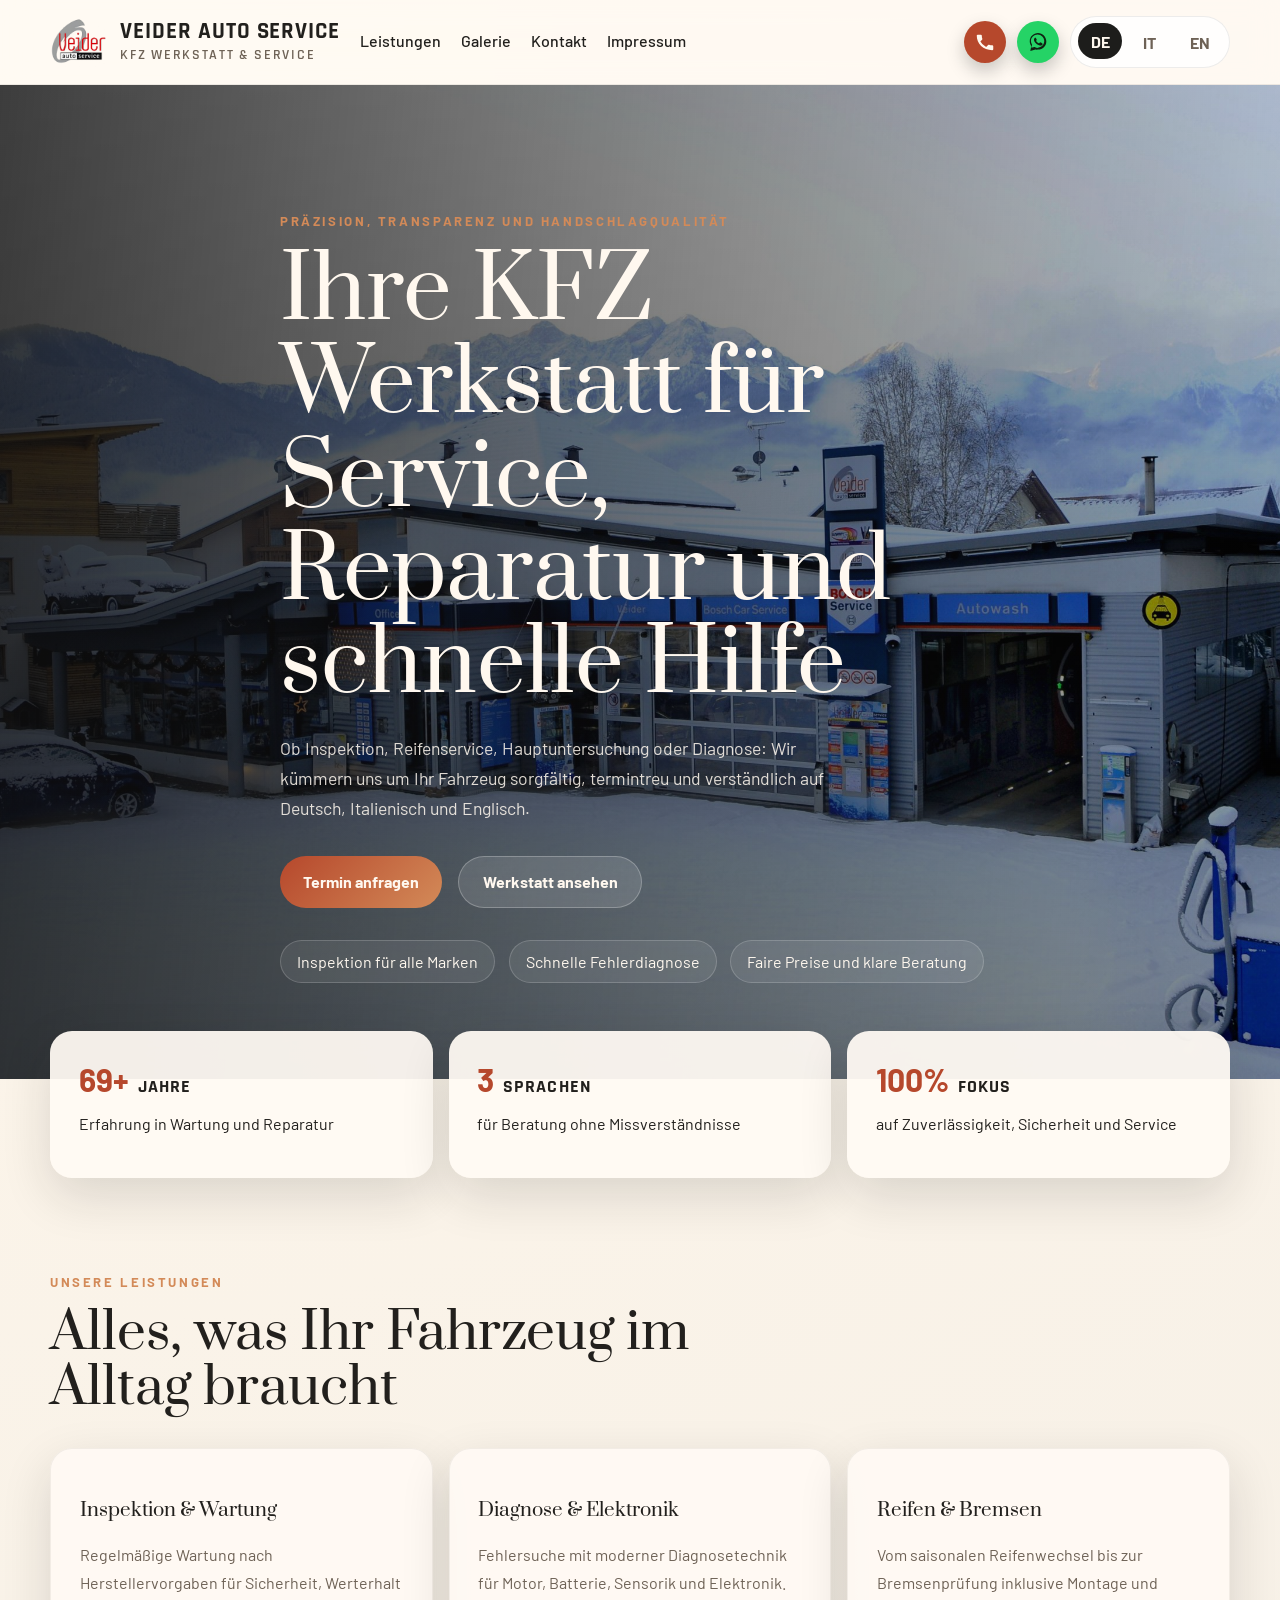
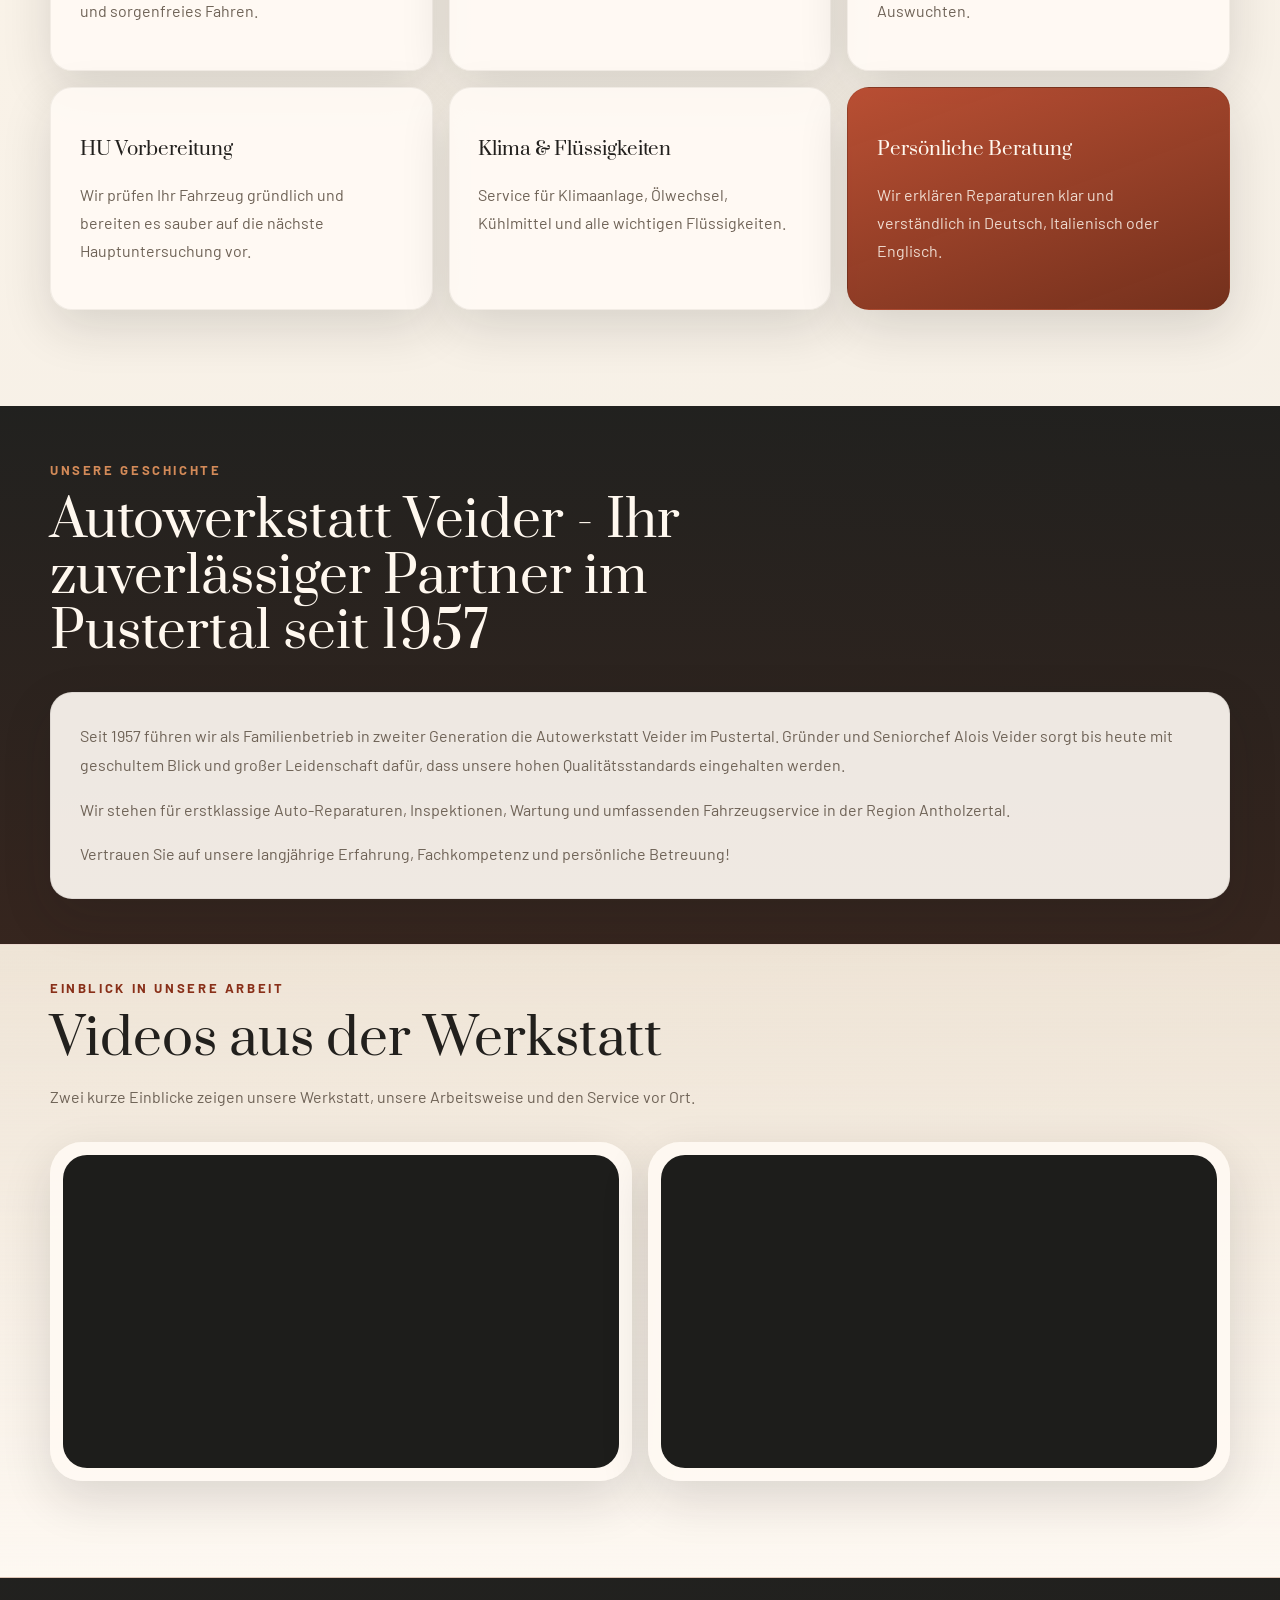
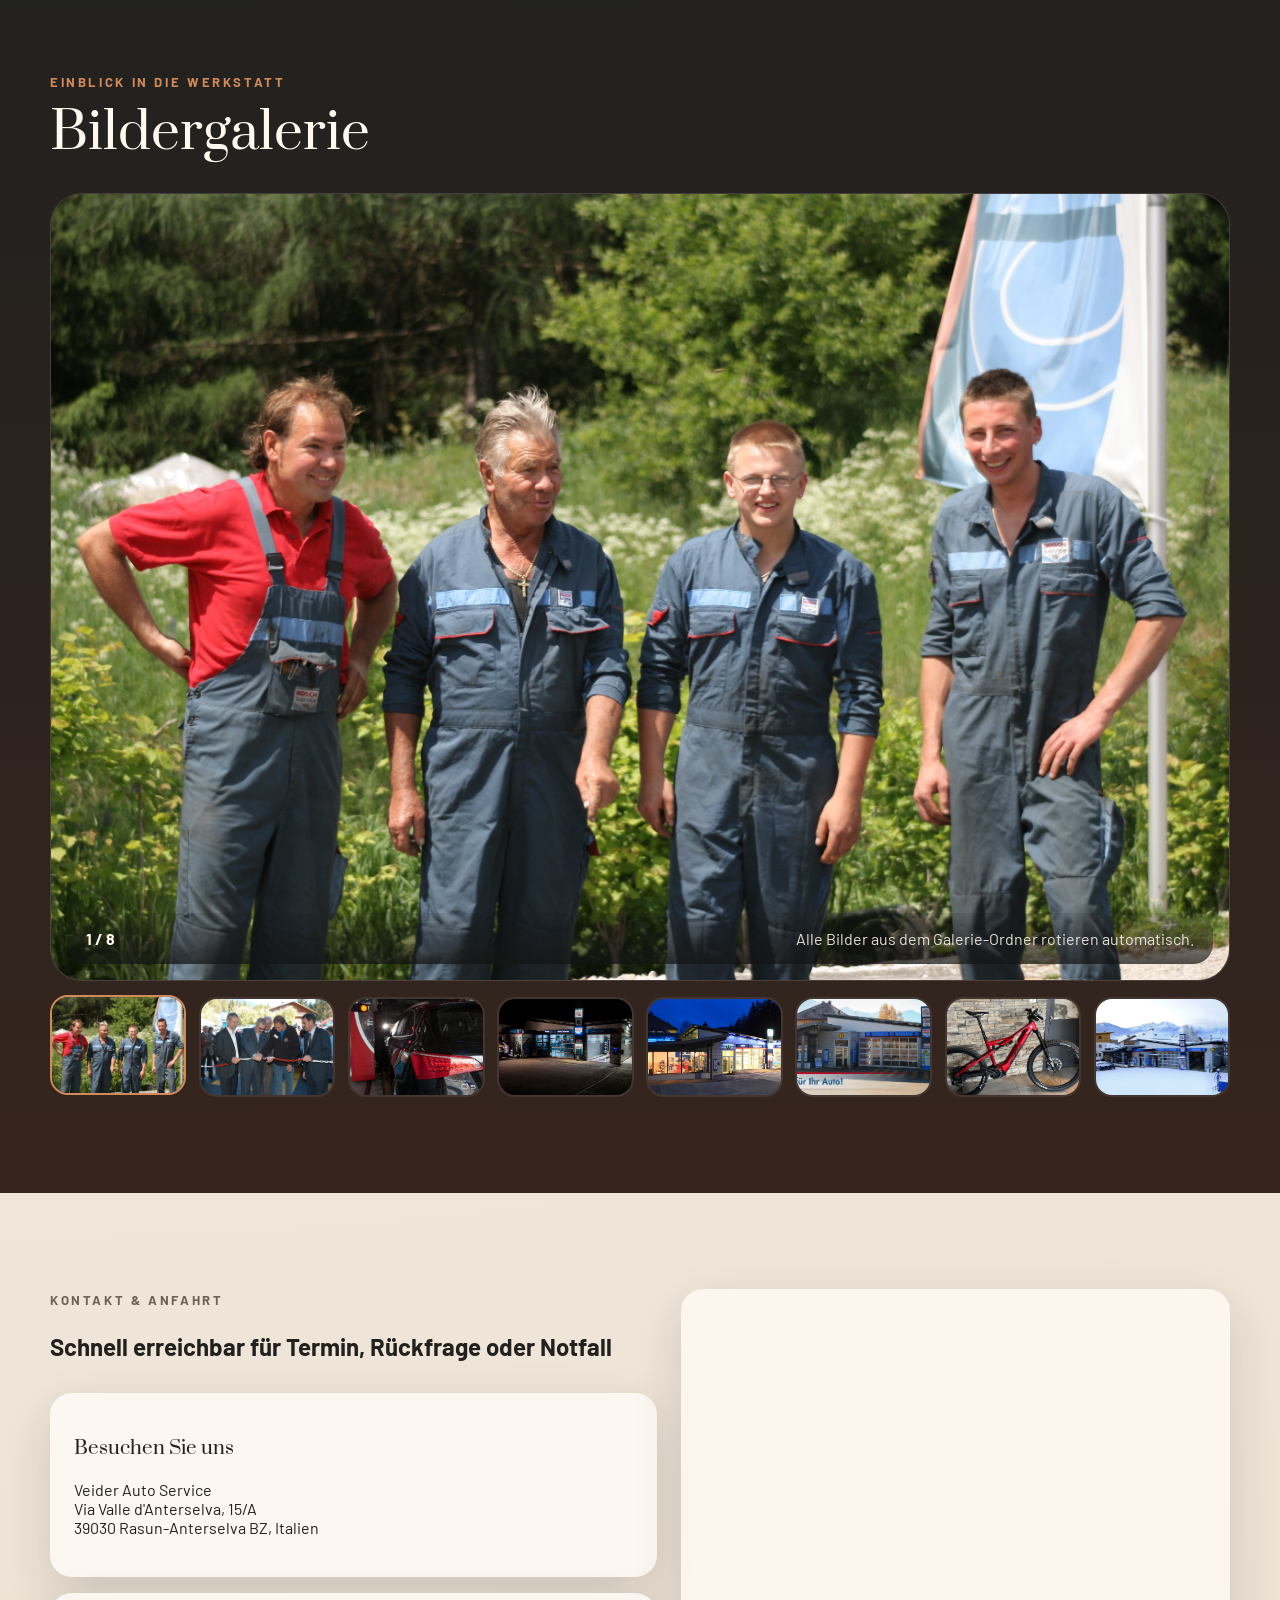
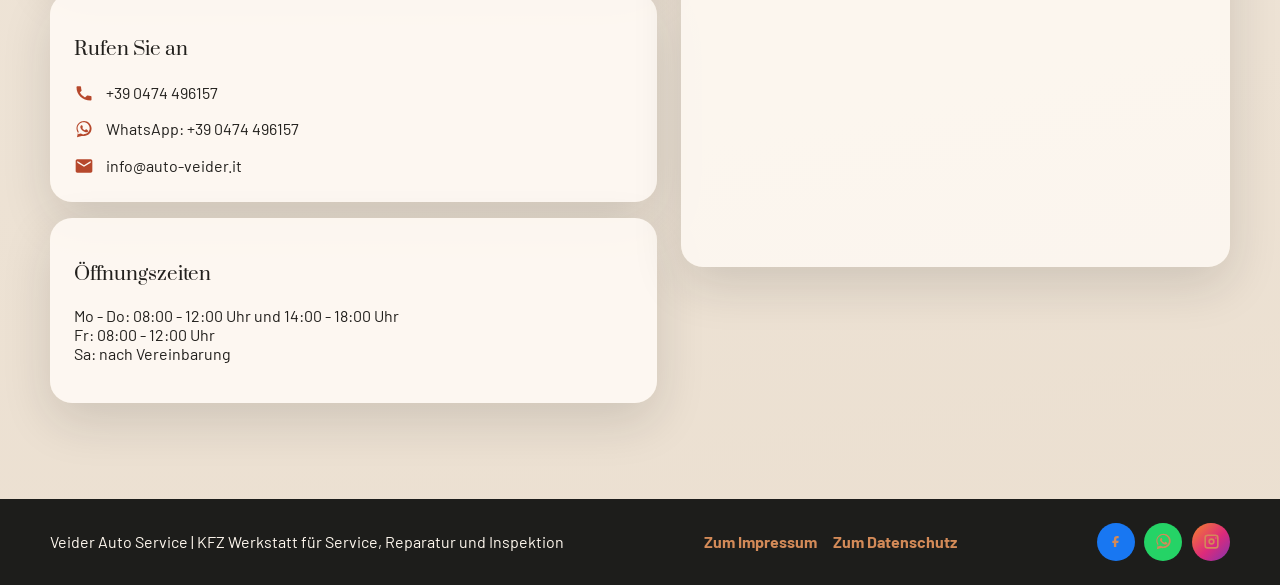
<file: index-it.html>
<!DOCTYPE html>
<html lang="it">
<head>
    <meta charset="UTF-8">
    <meta name="viewport" content="width=device-width, initial-scale=1.0">
    <title>Auto Veider Bolzano | Officina Auto Rasun-Anterselva - Riparazione & Servizio</title>
    <meta name="description" content="Spurgo cambio, Catene da neve, Meccanico qui vicino. Riparazione auto professionale & Ispezione a Rasun-Anterselva. Ricambi auto & Servizio, offerte personalizzate in italiano.">
    <meta name="keywords" content="auto veider, officina auto rasun-anterselva, ricambi auto qui vicino, spurgo cambio, officina auto qui vicino, meccanico brunico, meccanico qui vicino, catene da neve">
    <meta name="robots" content="index, follow">
    <meta name="author" content="Veider Auto Service">
    <meta name="theme-color" content="#b6482c">
    <meta property="og:title" content="Auto Veider | Officina Auto Rasun-Anterselva - Riparazione & Servizio">
    <meta property="og:description" content="Riparazioni auto professionali, Ispezione, Servizio pneumatici e Diagnosi a Rasun-Anterselva. Meccanico vicino a te, consulenza personale.">
    <meta property="og:type" content="website">
    <meta property="og:locale" content="it_IT">
    <meta property="og:site_name" content="Veider Auto Service">
    <meta property="og:image" content="assets/Titelbild.jpg">
    <meta name="twitter:card" content="summary_large_image">
    <meta name="twitter:title" content="Auto Veider | Officina Auto Rasun-Anterselva">
    <meta name="twitter:description" content="Riparazione auto, Ispezione, Diagnosi & Servizio. Meccanico a Rasun-Anterselva / Brunico. Chiama ora o invia un messaggio WhatsApp.">
    <link rel="icon" type="image/png" sizes="32x32" href="assets/favicon-wide.png?v=5">
    <link rel="shortcut icon" href="assets/favicon-wide.png?v=5">
    <link rel="preconnect" href="https://fonts.googleapis.com">
    <link rel="preconnect" href="https://fonts.gstatic.com" crossorigin>
    <link href="https://fonts.googleapis.com/css2?family=Barlow:wght@400;500;600;700&family=Prata&family=Rajdhani:wght@500;600;700&display=swap" rel="stylesheet">
    <link rel="stylesheet" href="styles.css">
    <link rel="canonical" href="https://www.auto-veider.it/index-it.html">
    <link rel="alternate" hreflang="de" href="https://www.auto-veider.it/index.html">
    <link rel="alternate" hreflang="it" href="https://www.auto-veider.it/index-it.html">
    <link rel="alternate" hreflang="en" href="https://www.auto-veider.it/index.html">
    <link rel="alternate" hreflang="x-default" href="https://www.auto-veider.it/index.html">
    <script type="application/ld+json">
        {
            "@context": "https://schema.org",
            "@type": "AutoRepair",
            "name": "Veider Auto Service",
            "image": "assets/Titelbild.jpg",
            "telephone": "+39 0474 496157",
            "email": "info@auto-veider.it",
            "url": "index-it.html",
            "address": {
                "@type": "PostalAddress",
                "streetAddress": "Via Valle d'Anterselva, 15/A",
                "postalCode": "39030",
                "addressLocality": "Rasun-Anterselva BZ",
                "addressCountry": "IT"
            },
            "areaServed": {
                "@type": "City",
                "name": "Rasun-Anterselva"
            },
            "priceRange": "€€",
            "sameAs": [
                "https://www.facebook.com/AutoVeider",
                "https://www.instagram.com/autoveider/"
            ],
            "openingHoursSpecification": [
                {
                    "@type": "OpeningHoursSpecification",
                    "dayOfWeek": ["Monday", "Tuesday", "Wednesday", "Thursday"],
                    "opens": "08:00",
                    "closes": "12:00"
                },
                {
                    "@type": "OpeningHoursSpecification",
                    "dayOfWeek": ["Monday", "Tuesday", "Wednesday", "Thursday"],
                    "opens": "14:00",
                    "closes": "18:00"
                },
                {
                    "@type": "OpeningHoursSpecification",
                    "dayOfWeek": "Friday",
                    "opens": "08:00",
                    "closes": "12:00"
                }
            ]
        }
    </script>
    <script type="application/ld+json">
    {
        "@context": "https://schema.org",
        "@type": "BreadcrumbList",
        "itemListElement": [
            {
                "@type": "ListItem",
                "position": 1,
                "name": "Home",
                "item": "https://www.auto-veider.it/index-it.html"
            },
            {
                "@type": "ListItem",
                "position": 2,
                "name": "Servizi",
                "item": "https://www.auto-veider.it/index-it.html#leistungen"
            },
            {
                "@type": "ListItem",
                "position": 3,
                "name": "Contatti",
                "item": "https://www.auto-veider.it/index-it.html#kontakt"
            }
        ]
    }
    </script>
</head>
<body>
    <header class="site-header">
        <div class="container nav-shell">
            <a class="brand" href="#top" aria-label="Startseite">
                <span class="brand-mark">
                    <img src="assets/logo.png" alt="Veider Auto Service Logo">
                </span>
                <span class="brand-copy">
                    <strong>Veider Auto Service</strong>
                    <span data-i18n="brandTagline">KFZ Werkstatt & Service</span>
                </span>
            </a>

            <nav class="main-nav" aria-label="Hauptnavigation">
                <a href="#leistungen" data-i18n="navServices">Leistungen</a>
                <a href="#galerie" data-i18n="navGallery">Galerie</a>
                <a href="#kontakt" data-i18n="navContact">Kontakt</a>
                <a href="impressum.html" data-i18n="navImprint">Impressum</a>
            </nav>

            <div class="nav-actions">
                <a
                    class="header-phone"
                    href="tel:+390474496157"
                    rel="noopener noreferrer"
                    aria-label="Telefon: +39 0474 496157">
                    <svg viewBox="0 0 24 24" aria-hidden="true" focusable="false">
                        <path d="M6.62 10.79a15.46 15.46 0 0 0 6.59 6.59l2.2-2.2c.27-.27.67-.36 1.02-.24 1.12.37 2.33.57 3.57.57.56 0 1 .44 1 1V20c0 .56-.44 1-1 1C10.07 21 3 13.93 3 5c0-.56.44-1 1-1h3.5c.56 0 1 .44 1 1 0 1.25.2 2.45.57 3.57.11.35.03.74-.25 1.02l-2.2 2.2z"/>
                    </svg>
                </a>
                <a
                    class="header-whatsapp"
                    href="https://wa.me/390474496157"
                    target="_blank"
                    rel="noopener noreferrer"
                    data-i18n-aria="whatsappAria"
                    aria-label="WhatsApp Chat starten">
                    <svg viewBox="0 0 32 32" aria-hidden="true" focusable="false">
                        <path d="M16.05 3C9.4 3 4 8.3 4 14.85c0 2.6.85 5 2.3 6.95L4.8 29l7.45-1.95A12.2 12.2 0 0 0 16.05 27c6.65 0 12.05-5.3 12.05-11.85S22.7 3 16.05 3zm0 21.7a9.8 9.8 0 0 1-5-1.35l-.35-.2-4.4 1.15 1.15-4.25-.25-.4a9.5 9.5 0 0 1-1.5-4.95c0-5.25 4.35-9.55 9.7-9.55s9.7 4.3 9.7 9.55-4.35 9.55-9.7 9.55zm5.3-7.2c-.3-.15-1.75-.85-2-1-.25-.1-.45-.15-.65.15-.2.25-.75.95-.95 1.15-.15.2-.35.2-.6.1-.3-.15-1.2-.45-2.3-1.45-.85-.75-1.45-1.65-1.6-1.9-.15-.25 0-.4.1-.55.15-.15.3-.35.45-.5.15-.2.2-.3.3-.5.1-.15.05-.35 0-.5-.1-.15-.65-1.5-.9-2.1-.2-.55-.45-.45-.65-.45h-.55c-.2 0-.5.1-.8.4-.25.3-1.05 1-1.05 2.5s1.1 2.9 1.25 3.1c.15.2 2.1 3.3 5.25 4.5.75.35 1.35.55 1.8.7.75.25 1.45.2 2 .1.6-.1 1.75-.7 2-1.35.25-.65.25-1.2.2-1.35-.1-.15-.25-.2-.55-.35z"/>
                    </svg>
                </a>

                <div class="language-switcher" aria-label="Sprachauswahl">
                    <button type="button" class="lang-btn" data-lang="de">DE</button>
                    <button type="button" class="lang-btn is-active" data-lang="it">IT</button>
                    <button type="button" class="lang-btn" data-lang="en">EN</button>
                </div>
            </div>
        </div>
    </header>

    <main id="top">
        <section class="hero">
            <div class="hero-media">
                <img src="assets/Home_winter.jpg" alt="Werkstattbanner mit Fahrzeug und Hebebuehne" loading="lazy">
            </div>
            <div class="hero-overlay"></div>
            <div class="container hero-content">
                <p class="eyebrow" data-i18n="heroEyebrow">Präzision, Transparenz und Handschlagqualität</p>
                <h1 data-i18n="heroTitle">Ihre KFZ Werkstatt für Service, Reparatur und schnelle Hilfe</h1>
                <p class="hero-text" data-i18n="heroText">Che si tratti di tagliando, servizio pneumatici, collaudo o diagnosi, ci prendiamo cura della vostra auto con attenzione, puntualita e spiegazioni chiare in tedesco, italiano e inglese.</p>
                <div class="hero-actions">
                    <a class="button button-primary" href="#kontakt" data-i18n="heroPrimary">Termin anfragen</a>
                    <a class="button button-secondary" href="#galerie" data-i18n="heroSecondary">Werkstatt ansehen</a>
                </div>
                <ul class="hero-points">
                    <li data-i18n="heroPoint1">Inspektion für alle Marken</li>
                    <li data-i18n="heroPoint2">Schnelle Fehlerdiagnose</li>
                    <li data-i18n="heroPoint3">Faire Preise und klare Beratung</li>
                </ul>
            </div>
        </section>

        <section class="intro-strip">
            <div class="container intro-grid">
                <article>
                    <div class="intro-head">
                        <span class="intro-number">69+</span>
                        <span class="intro-label" data-i18n="statYearsLead">Jahre</span>
                    </div>
                    <p data-i18n="statYears">Erfahrung in Wartung und Reparatur</p>
                </article>
                <article>
                    <div class="intro-head">
                        <span class="intro-number">3</span>
                        <span class="intro-label" data-i18n="statLanguagesLead">Sprachen</span>
                    </div>
                    <p data-i18n="statLanguages">für Beratung ohne Missverständnisse</p>
                </article>
                <article>
                    <div class="intro-head">
                        <span class="intro-number">100%</span>
                        <span class="intro-label" data-i18n="statFocusLead">Fokus</span>
                    </div>
                    <p data-i18n="statFocus">auf Zuverlässigkeit, Sicherheit und Service</p>
                </article>
            </div>
        </section>

        <section class="section section-light" id="leistungen">
            <div class="container">
                <div class="section-heading">
                    <p class="eyebrow" data-i18n="servicesEyebrow">Unsere Leistungen</p>
                    <h2 data-i18n="servicesTitle">Alles, was Ihr Fahrzeug im Alltag braucht</h2>
                </div>

                <div class="services-grid">
                    <article class="service-card">
                        <h3 data-i18n="service1Title">Inspektion & Wartung</h3>
                        <p data-i18n="service1Text">Regelmäßige Wartung nach Herstellervorgaben für Sicherheit, Werterhalt und sorgenfreies Fahren.</p>
                    </article>
                    <article class="service-card">
                        <h3 data-i18n="service2Title">Diagnose & Elektronik</h3>
                        <p data-i18n="service2Text">Fehlersuche mit moderner Diagnosetechnik für Motor, Batterie, Sensorik und Elektronik.</p>
                    </article>
                    <article class="service-card">
                        <h3 data-i18n="service3Title">Reifen & Bremsen</h3>
                        <p data-i18n="service3Text">Vom saisonalen Reifenwechsel bis zur Bremsenprüfung inklusive Montage und Auswuchten.</p>
                    </article>
                    <article class="service-card">
                        <h3 data-i18n="service4Title">HU Vorbereitung</h3>
                        <p data-i18n="service4Text">Wir prüfen Ihr Fahrzeug gründlich und bereiten es sauber auf die nächste Hauptuntersuchung vor.</p>
                    </article>
                    <article class="service-card">
                        <h3 data-i18n="service5Title">Klima & Flüssigkeiten</h3>
                        <p data-i18n="service5Text">Service für Klimaanlage, Ölwechsel, Kühlmittel und alle wichtigen Flüssigkeiten.</p>
                    </article>
                    <article class="service-card accent-card">
                        <h3 data-i18n="service6Title">Persönliche Beratung</h3>
                        <p data-i18n="service6Text">Wir erklären Reparaturen klar und verständlich in Deutsch, Italienisch oder Englisch.</p>
                    </article>
                </div>
            </div>
        </section>

        <section class="section section-dark history-section" id="geschichte">
            <div class="container">
                <div class="section-heading">
                    <p class="eyebrow" data-i18n="historyEyebrow">Unsere Geschichte</p>
                    <h2 data-i18n="historyTitle">Autowerkstatt Veider - Ihr zuverlaessiger Partner im Pustertal seit 1957</h2>
                </div>

                <div class="history-card">
                    <p data-i18n="historyText1">Seit 1957 fuehren wir als Familienbetrieb in zweiter Generation die Autowerkstatt Veider im Pustertal. Gruender und Seniorchef Alois Veider sorgt bis heute mit geschultem Blick und grosser Leidenschaft dafuer, dass unsere hohen Qualitaetsstandards eingehalten werden.</p>
                    <p data-i18n="historyText2">Wir stehen fuer erstklassige Auto-Reparaturen, Inspektionen, Wartung und umfassenden Fahrzeugservice in der Region Antholzertal.</p>
                    <p data-i18n="historyText3">Vertrauen Sie auf unsere langjaehrige Erfahrung, Fachkompetenz und persoenliche Betreuung.</p>
                </div>
            </div>
        </section>

        <section class="section section-light video-section" id="videos">
            <div class="container">
                <div class="section-heading">
                    <p class="eyebrow" data-i18n="videosEyebrow">Einblick in unsere Arbeit</p>
                    <h2 data-i18n="videosTitle">Videos aus der Werkstatt</h2>
                    <p class="section-copy" data-i18n="videosText">Zwei kurze Einblicke zeigen unsere Werkstatt, unsere Arbeitsweise und den Service vor Ort.</p>
                </div>

                <div class="video-grid">
                    <article class="video-card">
                        <div class="video-frame">
                            <iframe
                                src="https://www.youtube-nocookie.com/embed/FaHUGGHGBMU?rel=0&modestbranding=1&playsinline=1"
                                title="YouTube Video 1"
                                loading="lazy"
                                allow="accelerometer; autoplay; clipboard-write; encrypted-media; gyroscope; picture-in-picture; web-share"
                                referrerpolicy="origin-when-cross-origin"
                                allowfullscreen>
                            </iframe>
                        </div>
                    </article>

                    <article class="video-card">
                        <div class="video-frame">
                            <iframe
                                src="https://www.youtube-nocookie.com/embed/YTAsU_73kMw?rel=0&modestbranding=1&playsinline=1"
                                title="YouTube Video 2"
                                loading="lazy"
                                allow="accelerometer; autoplay; clipboard-write; encrypted-media; gyroscope; picture-in-picture; web-share"
                                referrerpolicy="origin-when-cross-origin"
                                allowfullscreen>
                            </iframe>
                        </div>
                    </article>
                </div>
            </div>
        </section>

        <section class="section section-dark gallery-section" id="galerie">
            <div class="container">
                <div class="section-heading">
                    <p class="eyebrow" data-i18n="galleryEyebrow">Einblick in die Werkstatt</p>
                    <h2 data-i18n="galleryTitle">Bildergalerie</h2>
                </div>

                <div class="gallery-rotator" aria-label="Werkstattgalerie">
                    <div class="gallery-stage">
                        <img class="gallery-stage-image" src="assets/gallery/gallery-engine.svg" alt="Werkstattgalerie Bild 1">
                        <div class="gallery-stage-overlay">
                            <p class="gallery-stage-count">1 / 5</p>
                            <p class="gallery-stage-caption" data-i18n="galleryRotatorNote">Alle Bilder aus dem Galerie-Ordner rotieren automatisch.</p>
                        </div>
                    </div>
                    <div class="gallery-thumbs" aria-label="Galerievorschau"></div>
                </div>
            </div>
        </section>

        <section class="section section-light" id="kontakt">
            <div class="container contact-grid">
                <div class="contact-copy">
                    <p class="eyebrow" data-i18n="contactEyebrow">Kontakt & Anfahrt</p>
                    <h2 data-i18n="contactTitle">Schnell erreichbar für Termin, Rückfrage oder Notfall</h2>

                    <div class="contact-cards">
                        <article>
                            <h3 data-i18n="contactVisitTitle">Besuchen Sie uns</h3>
                            <p>
                                <a href="https://maps.app.goo.gl/RFXGXdkEH1J8qnbF8" target="_blank" rel="noopener noreferrer">
                                    Veider Auto Service<br>Via Valle d'Anterselva, 15/A<br>39030 Rasun-Anterselva BZ, Italien
                                </a>
                            </p>
                        </article>
                        <article>
                            <h3 data-i18n="contactCallTitle">Rufen Sie an</h3>
                            <div class="contact-methods">
                                <a class="contact-method" href="tel:+390474496157">
                                    <svg viewBox="0 0 24 24" aria-hidden="true" focusable="false">
                                        <path d="M6.62 10.79a15.46 15.46 0 0 0 6.59 6.59l2.2-2.2c.27-.27.67-.36 1.02-.24 1.12.37 2.33.57 3.57.57.56 0 1 .44 1 1V20c0 .56-.44 1-1 1C10.07 21 3 13.93 3 5c0-.56.44-1 1-1h3.5c.56 0 1 .44 1 1 0 1.25.2 2.45.57 3.57.11.35.03.74-.25 1.02l-2.2 2.2z"/>
                                    </svg>
                                    <span>+39 0474 496157</span>
                                </a>
                                <a class="contact-method" href="mailto:info@auto-veider.it">
                                    <svg viewBox="0 0 32 32" aria-hidden="true" focusable="false">
                                        <path d="M16.05 3C9.4 3 4 8.3 4 14.85c0 2.6.85 5 2.3 6.95L4.8 29l7.45-1.95A12.2 12.2 0 0 0 16.05 27c6.65 0 12.05-5.3 12.05-11.85S22.7 3 16.05 3zm0 21.7a9.8 9.8 0 0 1-5-1.35l-.35-.2-4.4 1.15 1.15-4.25-.25-.4a9.5 9.5 0 0 1-1.5-4.95c0-5.25 4.35-9.55 9.7-9.55s9.7 4.3 9.7 9.55-4.35 9.55-9.7 9.55zm5.3-7.2c-.3-.15-1.75-.85-2-1-.25-.1-.45-.15-.65.15-.2.25-.75.95-.95 1.15-.15.2-.35.2-.6.1-.3-.15-1.2-.45-2.3-1.45-.85-.75-1.45-1.65-1.6-1.9-.15-.25 0-.4.1-.55.15-.15.3-.35.45-.5.15-.2.2-.3.3-.5.1-.15.05-.35 0-.5-.1-.15-.65-1.5-.9-2.1-.2-.55-.45-.45-.65-.45h-.55c-.2 0-.5.1-.8.4-.25.3-1.05 1-1.05 2.5s1.1 2.9 1.25 3.1c.15.2 2.1 3.3 5.25 4.5.75.35 1.35.55 1.8.7.75.25 1.45.2 2 .1.6-.1 1.75-.7 2-1.35.25-.65.25-1.2.2-1.35-.1-.15-.25-.2-.55-.35z"/>
                                    </svg>
                                    <span>WhatsApp: +39 0474 496157</span>
                                </a>
                                <a class="contact-method" href="mailto:info@auto-veider.it">
                                    <svg viewBox="0 0 24 24" aria-hidden="true" focusable="false">
                                        <path d="M20 4H4c-1.1 0-2 .9-2 2v12c0 1.1.9 2 2 2h16c1.1 0 2-.9 2-2V6c0-1.1-.9-2-2-2zm0 4-8 5-8-5V6l8 5 8-5v2z"/>
                                    </svg>
                                    <span>info@auto-veider.it</span>
                                </a>
                            </div>
                        </article>
                        <article>
                            <h3 data-i18n="contactHoursTitle">Öffnungszeiten</h3>
                            <p data-i18n="contactHoursValue">Mo - Do: 08:00 - 12:00 Uhr und 14:00 - 18:00 Uhr<br>Fr: 08:00 - 12:00 Uhr<br>Sa: nach Vereinbarung</p>
                        </article>
                    </div>
                </div>

                <div class="map-card">
                    <iframe
                        title="Google Maps Karte zur Werkstatt"
                        src="https://www.google.com/maps/embed?pb=!1m18!1m12!1m3!1d558.0634383672467!2d12.04363788580886!3d46.77675500868547!2m3!1f0!2f0!3f0!3m2!1i1024!2i768!4f13.1!3m3!1m2!1s0x47782717605424cd%3A0x52e1c77eaaa0fc33!2sBosch%20Car%20Service%20-%20Auto%20Veider!5e0!3m2!1sde!2sat!4v1774857516863!5m2!1sde!2sat"
                        loading="lazy"
                        referrerpolicy="no-referrer-when-downgrade"
                        allowfullscreen>
                    </iframe>
                </div>
            </div>
        </section>
    </main>

    <footer class="site-footer">
        <div class="container footer-shell">
            <p data-i18n="footerCopy">Veider Auto Service | KFZ Werkstatt für Service, Reparatur und Inspektion</p>
            <div class="footer-links">
                <a href="impressum.html" data-i18n="footerImprint">Zum Impressum</a>
                <a href="datenschutz.html" data-i18n="footerPrivacy">Zum Datenschutz</a>
            </div>
            <div class="footer-social" aria-label="Social Media Links">
                <a class="social-link social-facebook" href="https://www.facebook.com/AutoVeider" target="_blank" rel="noopener noreferrer" aria-label="Facebook">
                    <svg viewBox="0 0 24 24" aria-hidden="true" focusable="false">
                        <path d="M14.5 8H16V5h-2c-2.5 0-4 1.5-4 4v2H8v3h2v5h3v-5h2.5l.5-3H13V9.5c0-1 .4-1.5 1.5-1.5z"/>
                    </svg>
                </a>
                <a class="social-link social-whatsapp" href="https://wa.me/390474496157" target="_blank" rel="noopener noreferrer" aria-label="WhatsApp">
                    <svg viewBox="0 0 32 32" aria-hidden="true" focusable="false">
                        <path d="M16.05 3C9.4 3 4 8.3 4 14.85c0 2.6.85 5 2.3 6.95L4.8 29l7.45-1.95A12.2 12.2 0 0 0 16.05 27c6.65 0 12.05-5.3 12.05-11.85S22.7 3 16.05 3zm0 21.7a9.8 9.8 0 0 1-5-1.35l-.35-.2-4.4 1.15 1.15-4.25-.25-.4a9.5 9.5 0 0 1-1.5-4.95c0-5.25 4.35-9.55 9.7-9.55s9.7 4.3 9.7 9.55-4.35 9.55-9.7 9.55zm5.3-7.2c-.3-.15-1.75-.85-2-1-.25-.1-.45-.15-.65.15-.2.25-.75.95-.95 1.15-.15.2-.35.2-.6.1-.3-.15-1.2-.45-2.3-1.45-.85-.75-1.45-1.65-1.6-1.9-.15-.25 0-.4.1-.55.15-.15.3-.35.45-.5.15-.2.2-.3.3-.5.1-.15.05-.35 0-.5-.1-.15-.65-1.5-.9-2.1-.2-.55-.45-.45-.65-.45h-.55c-.2 0-.5.1-.8.4-.25.3-1.05 1-1.05 2.5s1.1 2.9 1.25 3.1c.15.2 2.1 3.3 5.25 4.5.75.35 1.35.55 1.8.7.75.25 1.45.2 2 .1.6-.1 1.75-.7 2-1.35.25-.65.25-1.2.2-1.35-.1-.15-.25-.2-.55-.35z"/>
                    </svg>
                </a>
                <a class="social-link social-instagram" href="https://www.instagram.com/autoveider/" target="_blank" rel="noopener noreferrer" aria-label="Instagram">
                    <svg viewBox="0 0 24 24" aria-hidden="true" focusable="false">
                        <path d="M7 3h10a4 4 0 0 1 4 4v10a4 4 0 0 1-4 4H7a4 4 0 0 1-4-4V7a4 4 0 0 1 4-4zm0 2a2 2 0 0 0-2 2v10a2 2 0 0 0 2 2h10a2 2 0 0 0 2-2V7a2 2 0 0 0-2-2H7zm10.5 1.5a1 1 0 1 1 0 2 1 1 0 0 1 0-2zM12 8a4 4 0 1 1 0 8 4 4 0 0 1 0-8zm0 2a2 2 0 1 0 0 4 2 2 0 0 0 0-4z"/>
                    </svg>
                </a>
            </div>
        </div>
    </footer>

    <script src="script.js"></script>
</body>
</html>
</file>
<file: styles.css>
:root {
    --bg: #f5efe6;
    --surface: #fffaf4;
    --surface-strong: #1d1d1b;
    --surface-muted: #e6d6c4;
    --text: #22201d;
    --text-inverse: #fff8ef;
    --text-soft: #6e6256;
    --line: rgba(34, 32, 29, 0.1);
    --accent: #b6482c;
    --accent-dark: #893019;
    --accent-soft: #d38a58;
    --shadow: 0 18px 50px rgba(29, 29, 27, 0.14);
    --radius-large: 32px;
    --radius-medium: 22px;
    --radius-small: 14px;
    --container: 1180px;
}

* {
    box-sizing: border-box;
}

html {
    scroll-behavior: smooth;
}

body {
    margin: 0;
    font-family: "Barlow", sans-serif;
    background: radial-gradient(circle at top left, #fff7eb 0, #f5efe6 48%, #ebdfd0 100%);
    color: var(--text);
}

img {
    display: block;
    max-width: 100%;
}

a {
    color: inherit;
    text-decoration: none;
}

iframe {
    width: 100%;
    border: 0;
}

.container {
    width: min(calc(100% - 2rem), var(--container));
    margin: 0 auto;
}

.site-header {
    position: sticky;
    top: 0;
    z-index: 20;
    backdrop-filter: blur(14px);
    background: rgba(255, 250, 244, 0.82);
    border-bottom: 1px solid rgba(34, 32, 29, 0.08);
}

.site-header-static {
    position: relative;
}

.nav-shell {
    display: flex;
    align-items: center;
    justify-content: space-between;
    gap: 1.25rem;
    min-height: 84px;
}

.brand {
    display: inline-flex;
    align-items: center;
    gap: 0.9rem;
}

.brand-mark {
    display: inline-flex;
    align-items: center;
    justify-content: center;
    width: auto;
    height: 56px;
    background: transparent;
    overflow: visible;
}

.brand-mark img {
    width: auto;
    height: 100%;
    object-fit: contain;
    object-position: center;
}

.brand-copy {
    display: flex;
    flex-direction: column;
    gap: 0.15rem;
}

.hero h1,
.section-heading h2,
.imprint-shell h1,
.service-card h3,
.contact-cards h3,
.imprint-card h2 {
    font-family: "Prata", serif;
    font-weight: 400;
}

.brand-copy strong {
    font-family: "Rajdhani", sans-serif;
    font-weight: 700;
    font-size: 1.45rem;
    line-height: 1;
    letter-spacing: 0.04em;
    text-transform: uppercase;
}

.brand-copy span {
    color: var(--text-soft);
    font-family: "Rajdhani", sans-serif;
    font-size: 0.88rem;
    font-weight: 600;
    letter-spacing: 0.12em;
    text-transform: uppercase;
}

.main-nav {
    display: flex;
    align-items: center;
    gap: 1.25rem;
    font-weight: 500;
}

.main-nav a {
    position: relative;
    padding-bottom: 0.2rem;
}

.main-nav a::after {
    content: "";
    position: absolute;
    left: 0;
    bottom: 0;
    width: 100%;
    height: 2px;
    transform: scaleX(0);
    transform-origin: left;
    background: var(--accent);
    transition: transform 180ms ease;
}

.main-nav a:hover::after,
.main-nav a:focus-visible::after {
    transform: scaleX(1);
}

.nav-actions {
    display: inline-flex;
    align-items: center;
    gap: 0.7rem;
    margin-left: auto;
}

.language-switcher {
    display: inline-flex;
    gap: 0.5rem;
    padding: 0.4rem;
    border: 1px solid rgba(34, 32, 29, 0.08);
    border-radius: 999px;
    background: rgba(255, 255, 255, 0.8);
}

.header-phone {
    width: 42px;
    height: 42px;
    border-radius: 50%;
    display: inline-grid;
    place-items: center;
    background: var(--accent);
    color: var(--text-inverse);
    box-shadow: 0 8px 18px rgba(0, 0, 0, 0.22);
    transition: transform 180ms ease, box-shadow 180ms ease, background 180ms ease;
}

.header-phone:hover,
.header-phone:focus-visible {
    transform: translateY(-2px);
    box-shadow: 0 12px 20px rgba(0, 0, 0, 0.28);
    background: var(--accent-soft);
}

.header-phone svg {
    width: 22px;
    height: 22px;
    fill: currentColor;
}

.header-whatsapp {
    width: 42px;
    height: 42px;
    border-radius: 50%;
    display: inline-grid;
    place-items: center;
    background: #25d366;
    color: #102112;
    box-shadow: 0 8px 18px rgba(0, 0, 0, 0.22);
    transition: transform 180ms ease, box-shadow 180ms ease, background 180ms ease;
}

.header-whatsapp:hover,
.header-whatsapp:focus-visible {
    transform: translateY(-2px);
    box-shadow: 0 12px 20px rgba(0, 0, 0, 0.28);
    background: #31dd72;
}

.header-whatsapp svg {
    width: 22px;
    height: 22px;
    fill: currentColor;
}

.lang-btn {
    border: 0;
    background: transparent;
    color: var(--text-soft);
    font: inherit;
    font-weight: 700;
    padding: 0.55rem 0.8rem;
    border-radius: 999px;
    cursor: pointer;
    transition: background 180ms ease, color 180ms ease, transform 180ms ease;
}

.lang-btn:hover,
.lang-btn:focus-visible,
.lang-btn.is-active {
    background: var(--surface-strong);
    color: var(--text-inverse);
    transform: translateY(-1px);
}

.hero {
    position: relative;
    min-height: 86vh;
    display: grid;
    align-items: center;
    overflow: hidden;
    isolation: isolate;
}

.hero-media,
.hero-overlay {
    position: absolute;
    inset: 0;
}

.hero-media img {
    width: 100%;
    height: 100%;
    object-fit: cover;
}

.hero-overlay {
    background:
        linear-gradient(95deg, rgba(16, 16, 16, 0.8) 0%, rgba(16, 16, 16, 0.54) 38%, rgba(16, 16, 16, 0.12) 100%),
        linear-gradient(180deg, rgba(0, 0, 0, 0.05), rgba(0, 0, 0, 0.35));
}

.hero-content {
    position: relative;
    z-index: 1;
    padding: 8rem 0 6rem;
    color: var(--text-inverse);
    max-width: 720px;
    animation: fade-up 650ms ease both;
}

.eyebrow {
    margin: 0 0 1rem;
    letter-spacing: 0.2em;
    text-transform: uppercase;
    font-size: 0.82rem;
    font-weight: 700;
    color: var(--accent-soft);
}

.hero h1,
.section-heading h2,
.imprint-shell h1 {
    margin: 0;
    line-height: 1.08;
    font-size: clamp(2.8rem, 7vw, 5.4rem);
}

.hero-text {
    margin: 1.4rem 0 0;
    max-width: 58ch;
    font-size: 1.1rem;
    line-height: 1.7;
    color: rgba(255, 248, 239, 0.86);
}

.hero-actions {
    display: flex;
    flex-wrap: wrap;
    gap: 1rem;
    margin-top: 2rem;
}

.button {
    display: inline-flex;
    align-items: center;
    justify-content: center;
    min-height: 52px;
    padding: 0.9rem 1.45rem;
    border-radius: 999px;
    font-weight: 700;
    transition: transform 180ms ease, box-shadow 180ms ease, background 180ms ease;
}

.button:hover,
.button:focus-visible {
    transform: translateY(-2px);
    box-shadow: 0 12px 30px rgba(0, 0, 0, 0.18);
}

.button-primary {
    background: linear-gradient(135deg, var(--accent), var(--accent-soft));
    color: var(--text-inverse);
}

.button-secondary {
    background: rgba(255, 255, 255, 0.12);
    border: 1px solid rgba(255, 255, 255, 0.25);
    color: var(--text-inverse);
}

.hero-points {
    display: flex;
    flex-wrap: wrap;
    gap: 0.85rem;
    padding: 0;
    margin: 2rem 0 0;
    list-style: none;
}

.hero-points li {
    padding: 0.7rem 1rem;
    border: 1px solid rgba(255, 255, 255, 0.18);
    border-radius: 999px;
    background: rgba(255, 255, 255, 0.08);
}

.intro-strip {
    margin-top: -3rem;
    position: relative;
    z-index: 2;
}

.intro-grid {
    display: grid;
    grid-template-columns: repeat(3, 1fr);
    gap: 1rem;
}

.intro-grid article {
    padding: 1.8rem;
    border-radius: var(--radius-medium);
    background: rgba(255, 250, 244, 0.94);
    box-shadow: var(--shadow);
}

.intro-head {
    display: flex;
    align-items: baseline;
    gap: 0.55rem;
    margin-bottom: 0.75rem;
}

.intro-number {
    display: inline;
    font-size: 2rem;
    font-weight: 700;
    color: var(--accent);
}

.intro-label {
    font-family: "Rajdhani", sans-serif;
    font-size: 1.1rem;
    font-weight: 700;
    text-transform: uppercase;
    letter-spacing: 0.06em;
    color: var(--text-primary);
}

.section {
    padding: 6rem 0;
}

.section-light {
    background: transparent;
}

.section-dark {
    background:
        linear-gradient(180deg, rgba(29, 29, 27, 0.98), rgba(46, 29, 22, 0.96)),
        radial-gradient(circle at top right, rgba(182, 72, 44, 0.25), transparent 40%);
    color: var(--text-inverse);
}

.section-heading {
    max-width: 720px;
    margin-bottom: 2rem;
}

.section-heading h2 {
    font-size: clamp(2.1rem, 4vw, 3.6rem);
}

.services-grid {
    display: grid;
    grid-template-columns: repeat(3, minmax(0, 1fr));
    gap: 1rem;
}

.service-card,
.imprint-card,
.contact-cards article,
.map-card {
    border-radius: var(--radius-medium);
    background: rgba(255, 250, 244, 0.9);
    box-shadow: var(--shadow);
}

.service-card {
    padding: 1.8rem;
    min-height: 220px;
    border: 1px solid rgba(34, 32, 29, 0.06);
}

.service-card p,
.contact-copy > p,
.imprint-note,
.imprint-card p {
    color: var(--text-soft);
    line-height: 1.75;
}

.section-copy {
    margin: 1rem 0 0;
    color: var(--text-soft);
    line-height: 1.7;
}

.history-section {
    padding-top: 3.5rem;
    padding-bottom: 2.8rem;
}

.history-section .eyebrow {
    color: var(--accent-soft);
}

.history-card {
    padding: 1.8rem;
    border-radius: var(--radius-medium);
    border: 1px solid rgba(34, 32, 29, 0.08);
    background: rgba(255, 250, 244, 0.92);
    box-shadow: var(--shadow);
}

.history-card p {
    margin: 0;
    color: var(--text-soft);
    line-height: 1.8;
}

.history-card p + p {
    margin-top: 1rem;
}

.accent-card {
    background: linear-gradient(160deg, rgba(182, 72, 44, 0.96), rgba(108, 37, 17, 0.95));
    color: var(--text-inverse);
}

.accent-card p {
    color: rgba(255, 248, 239, 0.84);
}

.gallery-rotator {
    display: grid;
    gap: 1rem;
}

.video-section {
    padding-top: 2.2rem;
    background:
        linear-gradient(180deg, rgba(214, 188, 156, 0.22), rgba(255, 250, 244, 0.88));
    border-top: 1px solid rgba(137, 48, 25, 0.16);
    border-bottom: 1px solid rgba(137, 48, 25, 0.16);
}

.video-section .eyebrow {
    color: var(--accent-dark);
}

.video-grid {
    display: grid;
    grid-template-columns: repeat(2, minmax(0, 1fr));
    gap: 1rem;
}

.video-card {
    padding: 0.8rem;
    border-radius: var(--radius-large);
    background: rgba(255, 250, 244, 0.92);
    box-shadow: var(--shadow);
}

.video-frame {
    overflow: hidden;
    border-radius: calc(var(--radius-large) - 8px);
    background: #1d1d1b;
}

.video-frame iframe {
    display: block;
    width: 100%;
    aspect-ratio: 16 / 9;
}

.gallery-stage {
    position: relative;
    overflow: hidden;
    min-height: 540px;
    border-radius: var(--radius-large);
    border: 1px solid rgba(255, 255, 255, 0.08);
    background: rgba(255, 255, 255, 0.06);
}

.gallery-stage-image {
    width: 100%;
    height: 100%;
    min-height: 540px;
    object-fit: cover;
    object-position: center;
    display: block;
}

.gallery-stage-overlay {
    position: absolute;
    right: 1rem;
    bottom: 1rem;
    left: 1rem;
    display: flex;
    align-items: end;
    justify-content: space-between;
    gap: 1rem;
    padding: 1rem 1.2rem;
    border-radius: 20px;
    background: linear-gradient(180deg, rgba(20, 20, 20, 0.12), rgba(20, 20, 20, 0.74));
}

.gallery-stage-count,
.gallery-stage-caption {
    margin: 0;
}

.gallery-stage-count {
    font-weight: 700;
    color: var(--text-inverse);
    white-space: nowrap;
}

.gallery-stage-caption {
    color: rgba(255, 248, 239, 0.88);
}

.gallery-thumbs {
    display: grid;
    grid-template-columns: repeat(auto-fit, minmax(120px, 1fr));
    gap: 0.8rem;
}

.gallery-thumb {
    position: relative;
    overflow: hidden;
    min-height: 96px;
    padding: 0;
    border: 2px solid transparent;
    border-radius: 18px;
    background: rgba(255, 255, 255, 0.08);
    cursor: pointer;
    transition: transform 180ms ease, border-color 180ms ease, opacity 180ms ease;
}

.gallery-thumb:hover,
.gallery-thumb:focus-visible,
.gallery-thumb.is-active {
    transform: translateY(-2px);
    border-color: var(--accent-soft);
}

.gallery-thumb img {
    width: 100%;
    height: 100%;
    min-height: 96px;
    object-fit: cover;
    object-position: center;
    display: block;
}

.contact-grid {
    display: grid;
    grid-template-columns: 1.05fr 0.95fr;
    gap: 1.5rem;
    align-items: start;
}

.contact-cards {
    display: grid;
    gap: 1rem;
    margin-top: 2rem;
}

.contact-methods {
    display: grid;
    gap: 0.8rem;
}

.contact-method {
    display: inline-flex;
    align-items: center;
    gap: 0.75rem;
    line-height: 1.5;
}

.contact-method svg {
    width: 20px;
    height: 20px;
    flex: 0 0 20px;
    fill: var(--accent);
}

.contact-cards article,
.imprint-card {
    padding: 1.5rem;
}

.map-card {
    padding: 0.7rem;
    background: rgba(255, 250, 244, 0.82);
}

.map-card iframe {
    min-height: 100%;
    height: 100%;
    aspect-ratio: 4 / 4.2;
    border-radius: calc(var(--radius-medium) - 6px);
}

.site-footer {
    padding: 1.5rem 0;
    background: var(--surface-strong);
    color: var(--text-inverse);
}

.footer-shell {
    display: flex;
    align-items: center;
    justify-content: space-between;
    gap: 1rem;
}

.footer-shell p {
    margin: 0;
}

.footer-links {
    display: inline-flex;
    flex-wrap: wrap;
    gap: 1rem;
}

.footer-social {
    display: inline-flex;
    align-items: center;
    gap: 0.6rem;
}

.social-link {
    width: 38px;
    height: 38px;
    border-radius: 999px;
    display: inline-grid;
    place-items: center;
    color: #fff;
    transition: transform 180ms ease, filter 180ms ease;
}

.social-link:hover,
.social-link:focus-visible {
    transform: translateY(-2px);
    filter: brightness(1.08);
}

.social-link svg {
    width: 19px;
    height: 19px;
    fill: currentColor;
}

.social-facebook {
    background: #1877f2;
}

.social-whatsapp {
    background: #25d366;
    color: #102112;
}

.social-instagram {
    background: linear-gradient(135deg, #f58529, #dd2a7b 55%, #8134af);
}

.footer-shell a {
    color: var(--accent-soft);
    font-weight: 700;
}


.imprint-page {
    min-height: 100vh;
}

.imprint-main {
    min-height: calc(100vh - 170px);
}

.imprint-shell {
    max-width: 960px;
}

.imprint-shell h1 {
    font-size: clamp(2.4rem, 5vw, 4.5rem);
}

.imprint-grid {
    display: grid;
    grid-template-columns: repeat(2, minmax(0, 1fr));
    gap: 1rem;
    margin: 2rem 0;
}

.payment-qr-container {
    display: flex;
    flex-direction: column;
    align-items: center;
}

.payment-qr-container #paymentQR {
    margin-top: 0.5rem;
}

@keyframes fade-up {
    from {
        opacity: 0;
        transform: translateY(24px);
    }

    to {
        opacity: 1;
        transform: translateY(0);
    }
}

@media (max-width: 1000px) {
    .nav-shell,
    .footer-shell,
    .contact-grid,
    .services-grid,
    .intro-grid,
    .imprint-grid {
        grid-template-columns: 1fr;
    }

    .nav-shell,
    .footer-shell {
        display: grid;
        justify-content: initial;
    }

    .main-nav {
        flex-wrap: wrap;
        gap: 0.95rem;
    }

    .services-grid,
    .intro-grid,
    .imprint-grid,
    .contact-grid {
        display: grid;
    }

    .video-grid {
        grid-template-columns: 1fr;
    }

    .gallery-stage,
    .gallery-stage-image {
        min-height: 420px;
    }

    .contact-cards {
        grid-template-columns: repeat(2, minmax(0, 1fr));
    }

    .map-card iframe {
        aspect-ratio: 4 / 2.6;
    }
}

@media (max-width: 720px) {
    .hero {
        min-height: auto;
    }

    .hero-content {
        padding: 7rem 0 4rem;
    }

    .section {
        padding: 4.5rem 0;
    }

    .history-section {
        padding-top: 2.4rem;
        padding-bottom: 2.2rem;
    }

    .intro-strip {
        margin-top: -1.5rem;
    }

    .gallery-stage,
    .gallery-stage-image {
        min-height: 300px;
    }

    .language-switcher {
        width: fit-content;
    }

    .nav-shell {
        gap: 0.9rem;
        min-height: 74px;
    }

    .brand {
        width: 100%;
    }

    .main-nav {
        width: 100%;
        flex-wrap: nowrap;
        overflow-x: auto;
        padding-bottom: 0.25rem;
        scrollbar-width: thin;
    }

    .nav-actions {
        width: fit-content;
        justify-self: end;
    }

    .header-phone {
        width: 38px;
        height: 38px;
    }

    .header-whatsapp {
        width: 38px;
        height: 38px;
    }

    .brand-mark {
        height: 50px;
    }

    .main-nav a {
        white-space: nowrap;
    }

    .hero h1,
    .section-heading h2,
    .imprint-shell h1 {
        font-size: clamp(2rem, 8.5vw, 3rem);
    }

    .hero-text {
        font-size: 1rem;
    }

    .hero-points li {
        font-size: 0.92rem;
    }

    .button {
        width: 100%;
    }

    .contact-cards {
        grid-template-columns: 1fr;
    }

    .map-card iframe {
        aspect-ratio: 4 / 3;
    }

    .footer-links {
        width: 100%;
        justify-content: flex-start;
    }

    .footer-social {
        width: 100%;
        justify-content: flex-start;
    }

    .gallery-stage-overlay {
        flex-direction: column;
        align-items: flex-start;
    }

    .gallery-thumbs {
        grid-template-columns: repeat(3, minmax(0, 1fr));
    }

}
</file>
